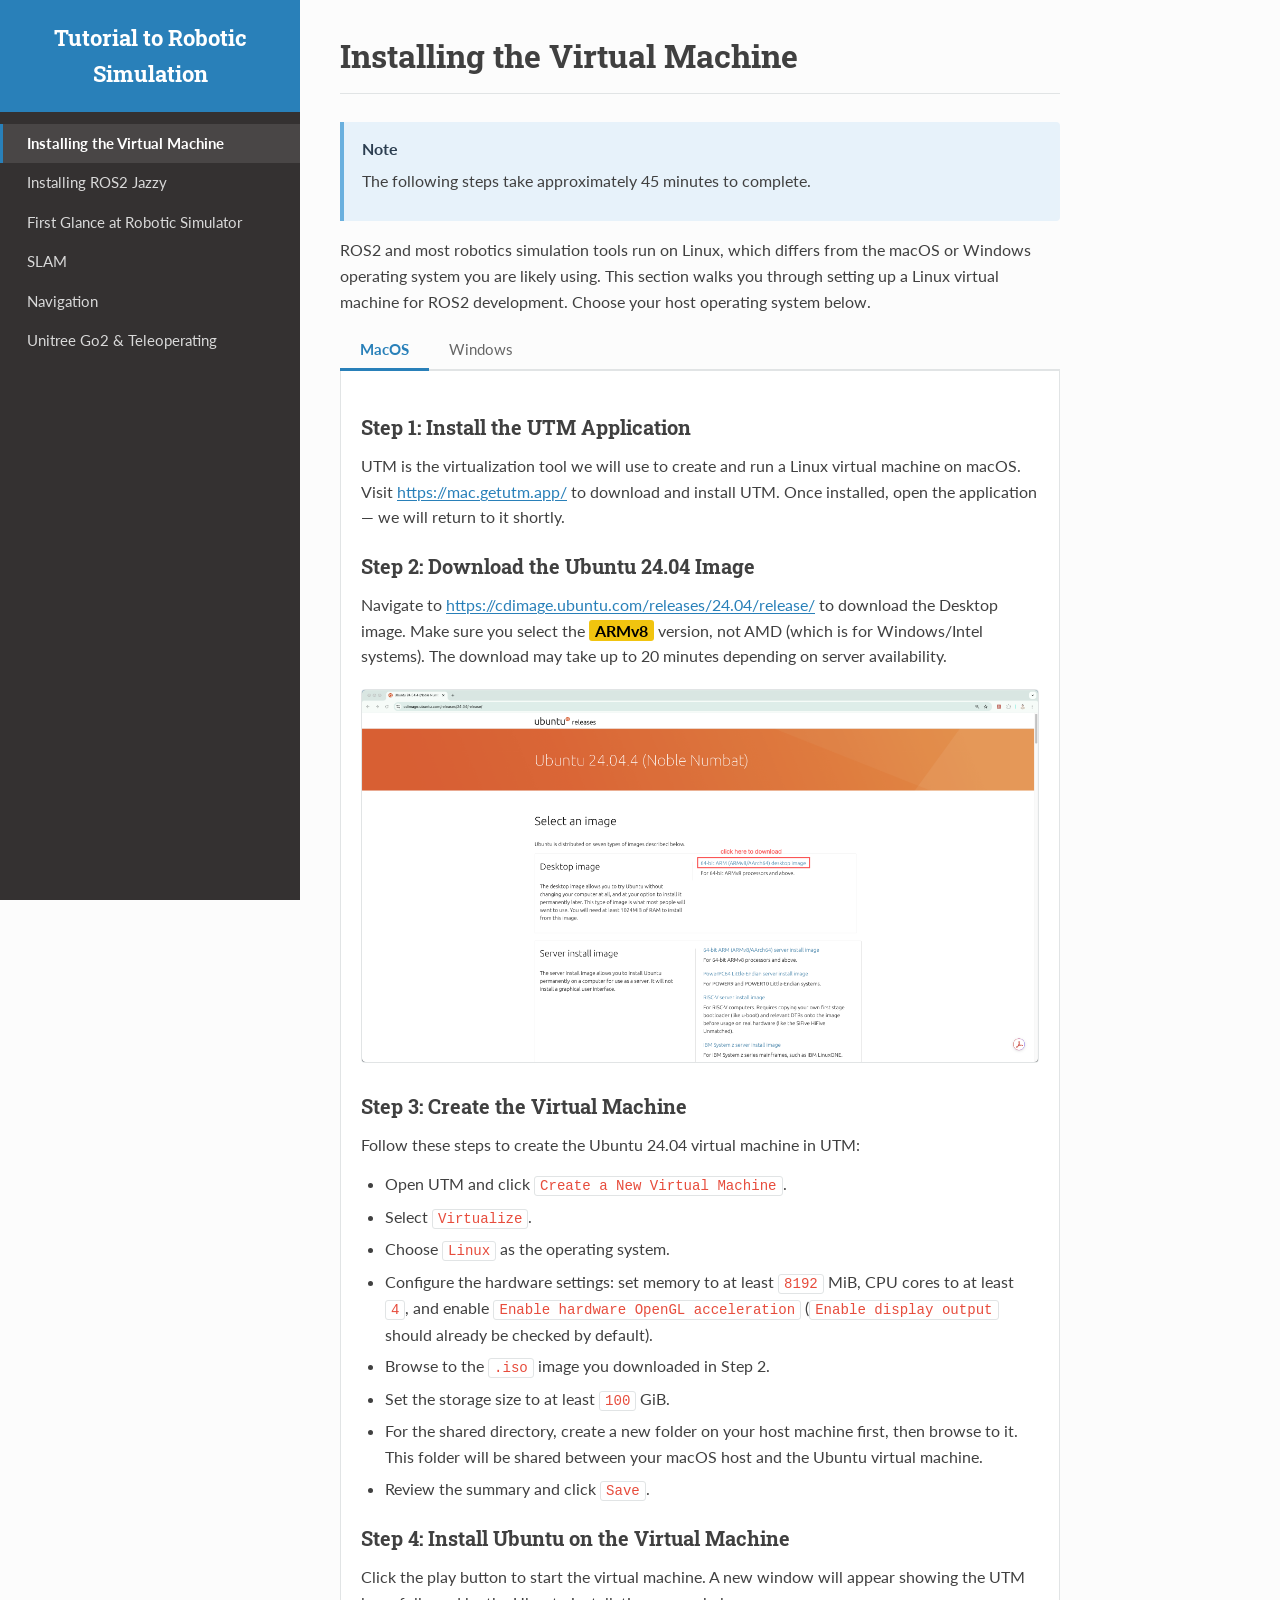
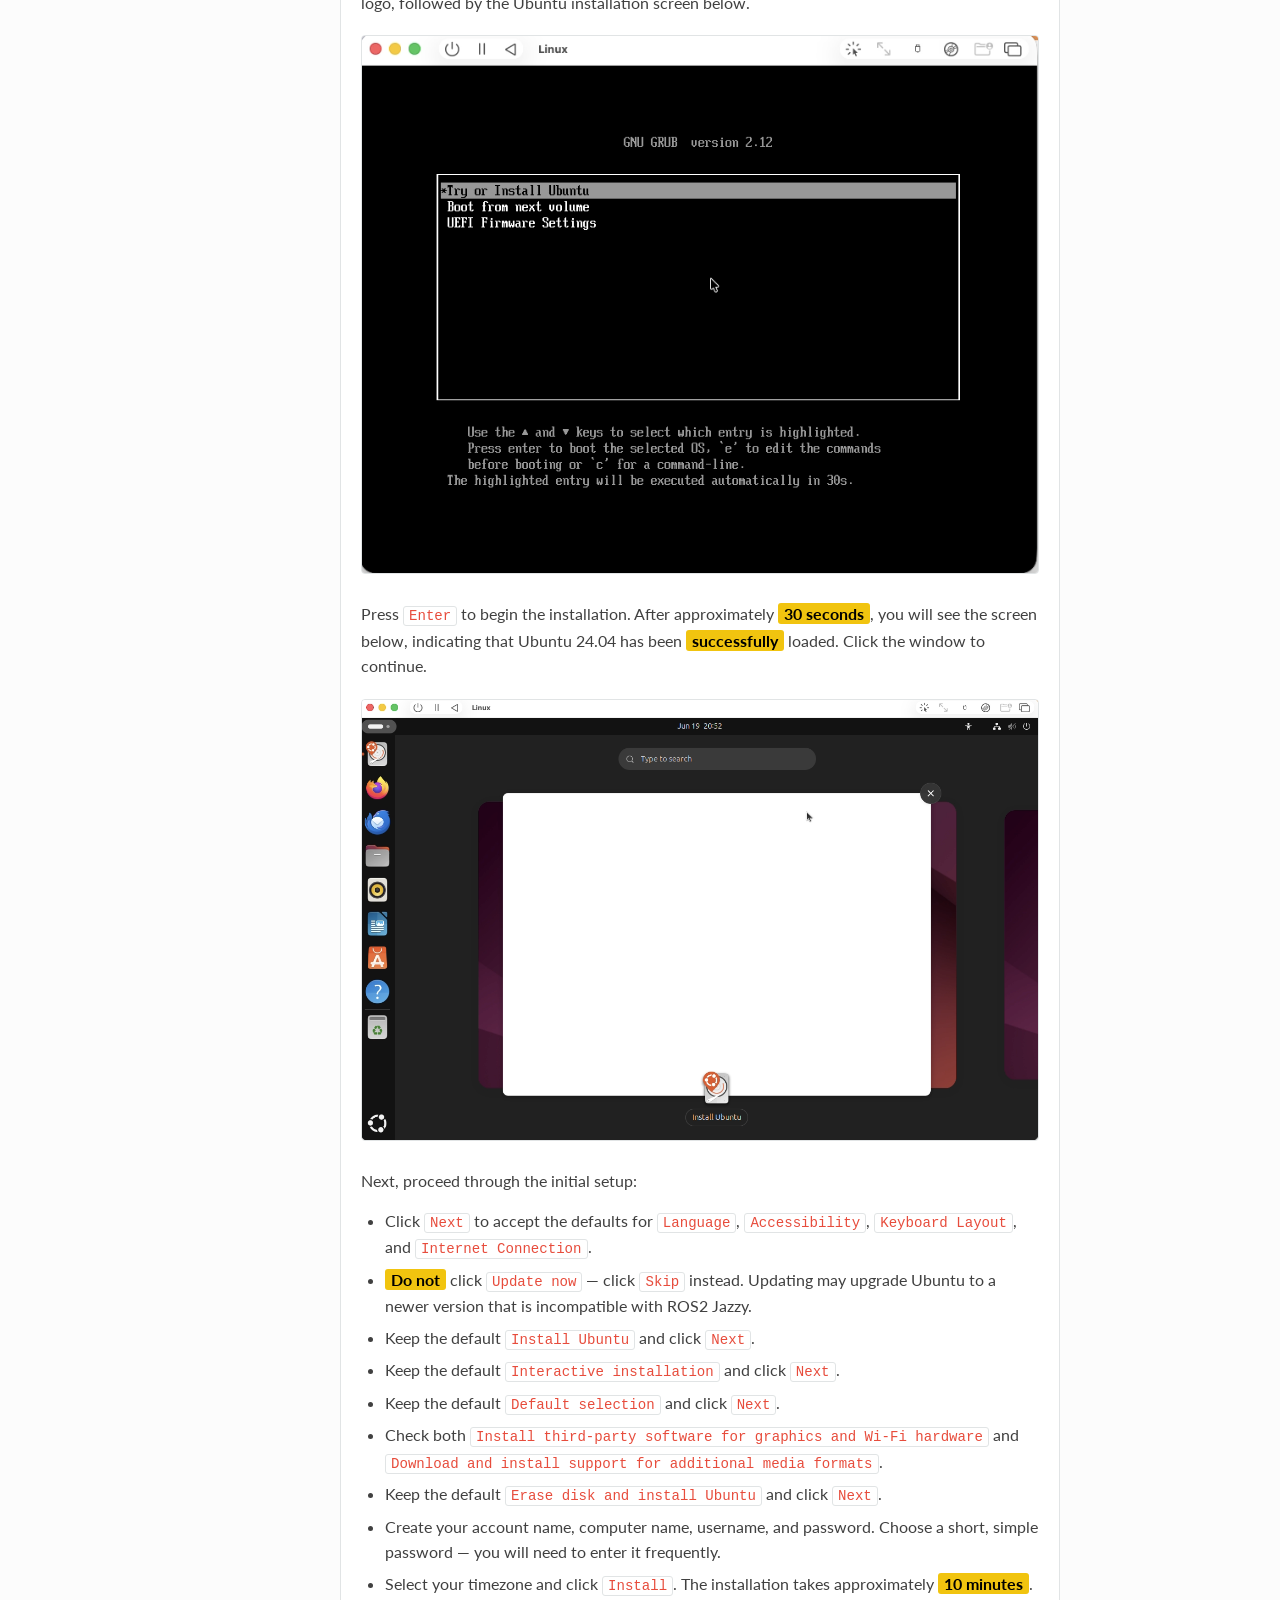
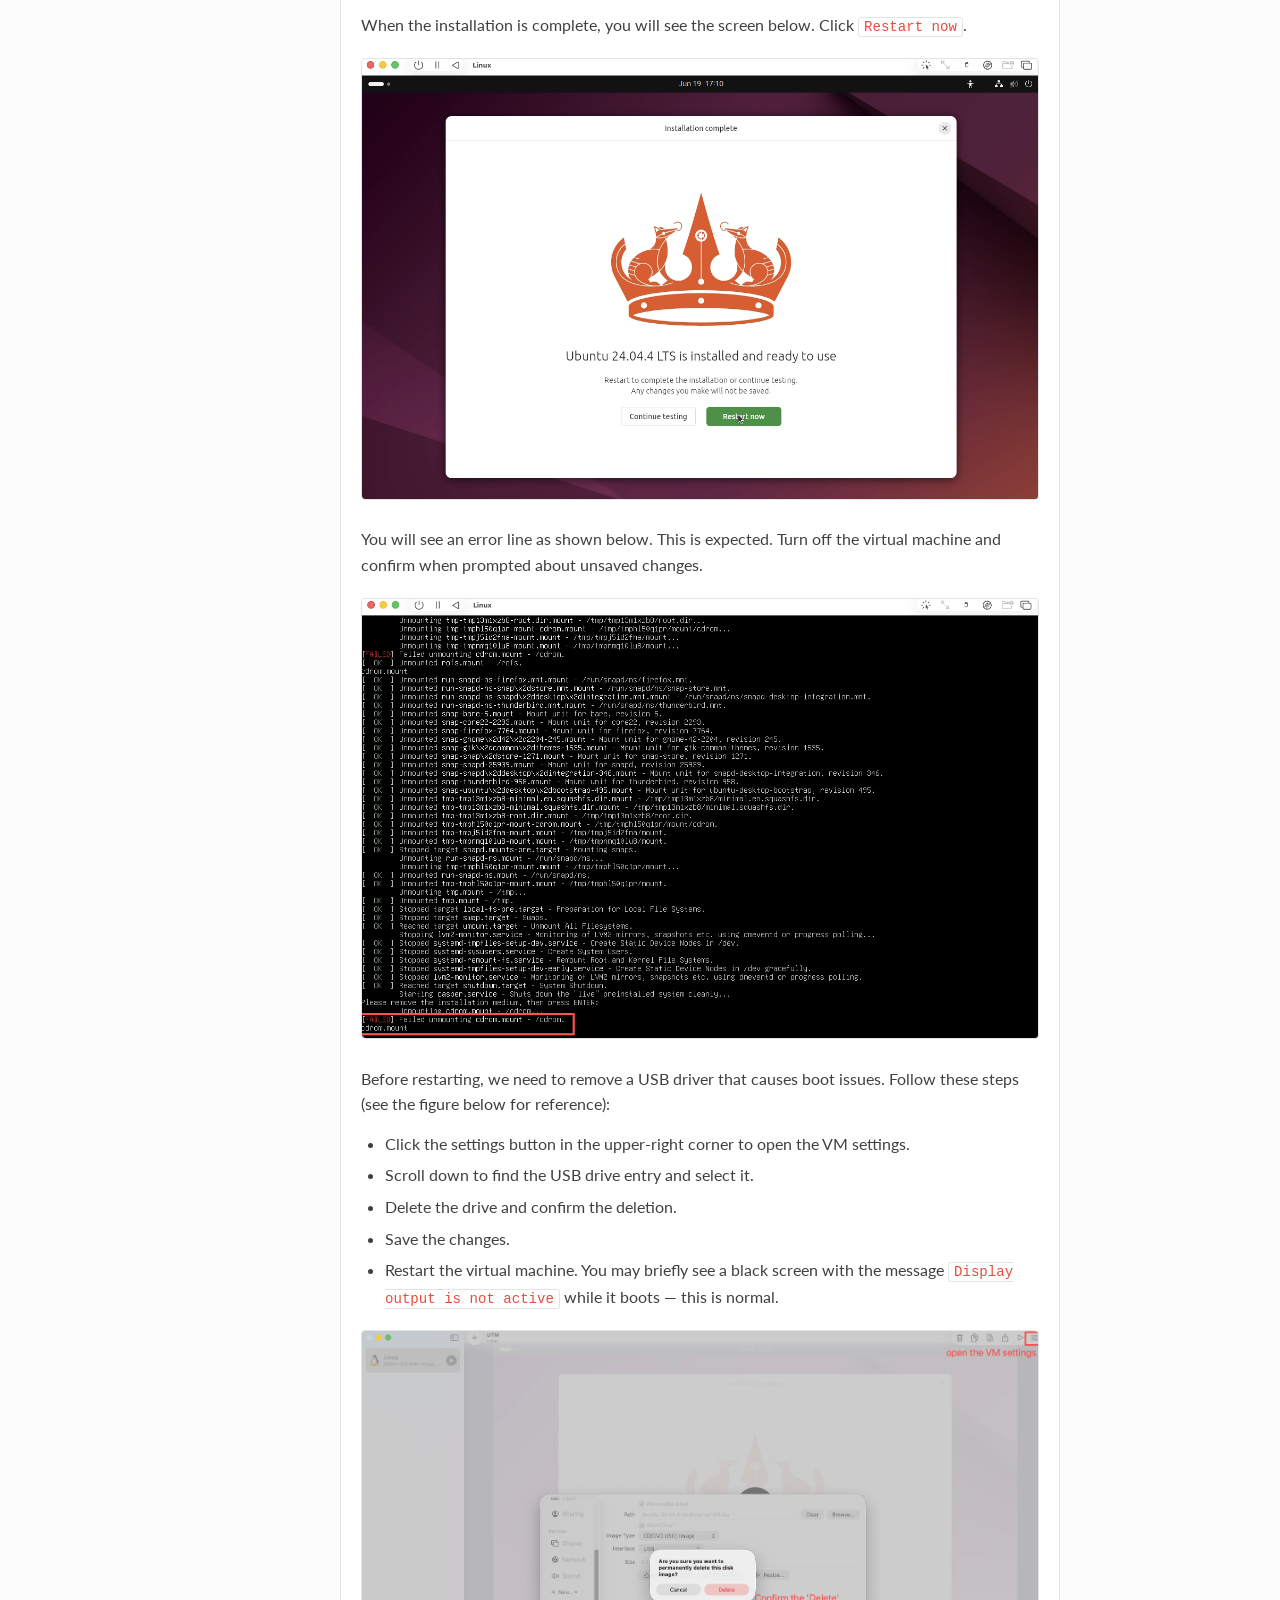
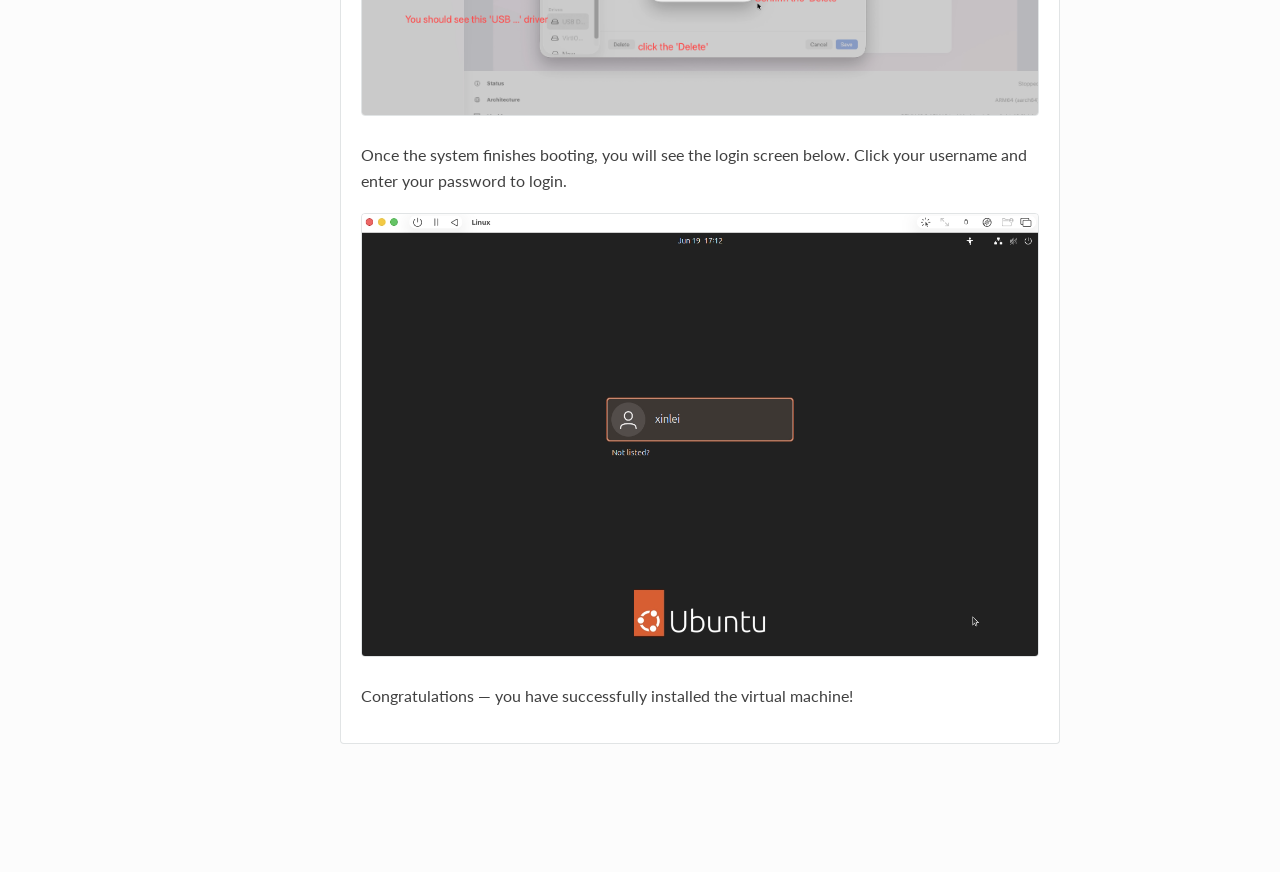
<file: index.html>
<!DOCTYPE html>
<html lang="en">
<head>
<meta charset="utf-8">
<meta name="viewport" content="width=device-width, initial-scale=1.0">
<title>Installing the Virtual Machine — Tutorial to Robotic Simulation</title>
<link href="https://fonts.googleapis.com/css2?family=Lato:wght@400;700&family=Roboto+Slab:wght@400;700&display=swap" rel="stylesheet">
<link rel="stylesheet" href="style.css">
</head>
<body>

<button class="menu-toggle" id="menuToggle" aria-label="Toggle navigation">&#9776;</button>
<div class="overlay" id="overlay"></div>

<nav class="sidebar" id="sidebar">
  <div class="sidebar-header">
    <h1>Tutorial to Robotic Simulation</h1>
  </div>
  <div class="sidebar-nav">
    <a href="index.html" class="active">Installing the Virtual Machine</a>
    <a href="installing-ros2.html">Installing ROS2 Jazzy</a>
    <a href="gazebo.html">First Glance at Robotic Simulator</a>
    <a href="slam.html">SLAM</a>
    <a href="navigation.html">Navigation</a>
    <a href="unitree-go2.html">Unitree Go2 &amp; Teleoperating</a>
  </div>
</nav>

<div class="main">
  <h1 class="page-title">Installing the Virtual Machine</h1>

  <div class="section">
    <div class="admonition">
      <div class="admonition-title">Note</div>
      <p>The following steps take approximately 45 minutes to complete.</p>
    </div>
    <p>
      ROS2 and most robotics simulation tools run on Linux, which differs from the macOS or Windows operating system you are likely using. This section walks you through setting up a Linux virtual machine for ROS2 development. Choose your host operating system below.
    </p>
    <div class="tabs">
      <div class="tab-buttons">
        <button class="tab-btn active" data-tab="macos">MacOS</button>
        <button class="tab-btn" data-tab="windows">Windows</button>
      </div>
      <div class="tab-content active" id="tab-macos">
        <h3>Step 1: Install the UTM Application</h3>
        <p>
          UTM is the virtualization tool we will use to create and run a Linux virtual machine on macOS. Visit <a class="inline-link" href="https://mac.getutm.app/" target="_blank">https://mac.getutm.app/</a> to download and install UTM. Once installed, open the application — we will return to it shortly.
        </p>
        <h3>Step 2: Download the Ubuntu 24.04 Image</h3>
        <p>
          Navigate to <a class="inline-link" href="https://cdimage.ubuntu.com/releases/24.04/release/" target="_blank">https://cdimage.ubuntu.com/releases/24.04/release/</a> to download the Desktop image. Make sure you select the <span class="highlight-text">ARMv8</span> version, not AMD (which is for Windows/Intel systems). The download may take up to 20 minutes depending on server availability.
        </p>
        <div class="figure">
          <img src="Figures/Mac_Ubuntu2404.png">
        </div>
        <h3>Step 3: Create the Virtual Machine</h3>
        <p>
          Follow these steps to create the Ubuntu 24.04 virtual machine in UTM:
        </p>
        <ul>
          <li>Open UTM and click <code>Create a New Virtual Machine</code>.</li>
          <li>Select <code>Virtualize</code>.</li>
          <li>Choose <code>Linux</code> as the operating system.</li>
          <li>Configure the hardware settings: set memory to at least <code>8192</code> MiB, CPU cores to at least <code>4</code>, and enable <code>Enable hardware OpenGL acceleration</code> (<code>Enable display output</code> should already be checked by default).</li>
          <li>Browse to the <code>.iso</code> image you downloaded in Step 2.</li>
          <li>Set the storage size to at least <code>100</code> GiB.</li>
          <li>For the shared directory, create a new folder on your host machine first, then browse to it. This folder will be shared between your macOS host and the Ubuntu virtual machine.</li>
          <li>Review the summary and click <code>Save</code>.</li>
        </ul>
        <h3>Step 4: Install Ubuntu on the Virtual Machine</h3>
        <p>
            Click the play button to start the virtual machine. A new window will appear showing the UTM logo, followed by the Ubuntu installation screen below.
        </p>
        <div class="figure">
          <img src="Figures/Ubuntu2.png">
        </div>
        <p>
            Press <code>Enter</code> to begin the installation. After approximately <span class="highlight-text">30 seconds</span>, you will see the screen below, indicating that Ubuntu 24.04 has been <span class="highlight-text">successfully</span> loaded. Click the window to continue.
        </p>
        <div class="figure">
          <img src="Figures/Ubuntu3.png">
        </div>
        <p>
            Next, proceed through the initial setup:
        </p>
        <ul>
          <li>Click <code>Next</code> to accept the defaults for <code>Language</code>, <code>Accessibility</code>, <code>Keyboard Layout</code>, and <code>Internet Connection</code>.</li>
          <li><span class="highlight-text">Do not</span> click <code>Update now</code> — click <code>Skip</code> instead. Updating may upgrade Ubuntu to a newer version that is incompatible with ROS2 Jazzy.</li>
          <li>Keep the default <code>Install Ubuntu</code> and click <code>Next</code>.</li>
          <li>Keep the default <code>Interactive installation</code> and click <code>Next</code>.</li>
          <li>Keep the default <code>Default selection</code> and click <code>Next</code>.</li>
          <li>Check both <code>Install third-party software for graphics and Wi-Fi hardware</code> and <code>Download and install support for additional media formats</code>.</li>
          <li>Keep the default <code>Erase disk and install Ubuntu</code> and click <code>Next</code>.</li>
          <li>Create your account name, computer name, username, and password. Choose a short, simple password — you will need to enter it frequently.</li>
          <li>Select your timezone and click <code>Install</code>. The installation takes approximately <span class="highlight-text">10 minutes</span>.</li>
        </ul>
        <p>
            When the installation is complete, you will see the screen below. Click <code>Restart now</code>.
        </p>
        <div class="figure">
          <img src="Figures/Ubuntu4.png">
        </div>
        <p>
            You will see an error line as shown below. This is expected. Turn off the virtual machine and confirm when prompted about unsaved changes.
        </p>
        <div class="figure">
          <img src="Figures/Ubuntu5.png">
        </div>
        <p>
            Before restarting, we need to remove a USB driver that causes boot issues. Follow these steps (see the figure below for reference):
        </p>
        <ul>
          <li>Click the settings button in the upper-right corner to open the VM settings.</li>
          <li>Scroll down to find the USB drive entry and select it.</li>
          <li>Delete the drive and confirm the deletion.</li>
          <li>Save the changes.</li>
          <li>Restart the virtual machine. You may briefly see a black screen with the message <code>Display output is not active</code> while it boots — this is normal.</li>
        </ul>
        <div class="figure">
          <img src="Figures/Ubuntu6.png">
        </div>
        <p>
            Once the system finishes booting, you will see the login screen below. Click your username and enter your password to login.
        </p>
        <div class="figure">
          <img src="Figures/Ubuntu7.png">
        </div>
        <p>
          Congratulations — you have successfully installed the virtual machine!
        </p>
      </div>
      <div class="tab-content" id="tab-windows">
        <h3>Step 1: Install the Oracle VirtualBox Application</h3>
        <p>
          Oracle VirtualBox is the virtualization tool we will use to create and run a Linux virtual machine on Windows. Visit <a class="inline-link" href="https://www.virtualbox.org/wiki/Downloads" target="_blank">https://www.virtualbox.org/wiki/Downloads</a> to download and install Oracle VirtualBox. Once the installation is complete, open the application — we will return to it shortly.
        </p>
        <div class="figure">
          <img src="Figures/windows_ubuntu1.png">
        </div>
        <h3>Step 2: Download the Ubuntu 24.04 Image</h3>
        <p>
          Navigate to <a class="inline-link" href="https://releases.ubuntu.com/24.04/" target="_blank">https://releases.ubuntu.com/24.04/</a> to download the Desktop image. Make sure you select the <span class="highlight-text">AMD64</span> version, not ARMv8 (which is for macOS systems). The download may take up to 20 minutes depending on server availability.
        </p>
        <div class="figure">
          <img src="Figures/windows_ubuntu2.png">
        </div>
        <h3>Step 3: Create the Virtual Machine</h3>
        <p>
          Follow these steps to create the Ubuntu 24.04 virtual machine in Oracle VirtualBox:
        </p>
        <ul>
          <li>Return to the open VirtualBox application and click <code>New</code>. Enter a name for the VM, then browse to the <code>.iso</code> image you downloaded in Step 2. Click <code>Next</code>.</li>
          <div class="figure">
            <img src="Figures/windows_ubuntu3.png">
          </div>
          <li>Create your username and password. Choose a short, simple password — you will need to enter it frequently. Enable the <code>Install Guest Additions</code> option, then click <code>Next</code>.</li>
          <div class="figure">
            <img src="Figures/windows_ubuntu4.png">
          </div>
          <li>Configure the hardware settings: set memory to at least <code>8192</code> MB, CPU cores to at least <code>4</code>, and disk size to at least <code>100</code> GB. Enable <code>Use EFI</code>. Click <code>Next</code>.</li>
          <div class="figure">
            <img src="Figures/windows_ubuntu5.png">
          </div>
          <li>Review the summary and click <code>Finish</code>. After a few seconds, the virtual machine window will appear automatically.</li>
        </ul>
        <h3>Step 4: Install Ubuntu on the Virtual Machine</h3>
        <p>
            After the virtual machine window appears, you will see the Ubuntu installation screen below. Press <code>Enter</code> to begin the installation.
        </p>
        <div class="figure">
          <img src="Figures/windows_ubuntu6.png">
        </div>
        <p>
            After approximately <span class="highlight-text">30 seconds</span>, you will see the screen below, indicating that Ubuntu 24.04 has been <span class="highlight-text">successfully</span> loaded. Click the window to continue.
        </p>
        <div class="figure">
          <img src="Figures/windows_ubuntu7.png">
        </div>
        <p>
            You don't need to do anything; the installation will proceed automatically, as shown in the figure below. This step takes approximately <span class="highlight-text">10 minutes</span>.
        </p>
        <div class="figure">
          <img src="Figures/windows_ubuntu8.png">
        </div>
        <p>
          When the installation is complete, you will see the screen below. Click <code>Restart now</code>. VirtualBox will then restart the Ubuntu system.
        </p>
        <div class="figure">
          <img src="Figures/windows_ubuntu9.png">
        </div>
        <p>
          After the system restarts, you will see the login screen below. Click your username and enter your password to log in.
        </p>
        <div class="figure">
          <img src="Figures/windows_ubuntu10.png">
        </div>
        <p>
          Congratulations — you have successfully installed the virtual machine!
        </p>
        <h3>Step 5: Configure the Required Virtual Machine Settings</h3>
        <p>
          Refer to the figure below and follow these steps to configure the required settings for the virtual machine.
        </p>
        <ul>
          <li>Make sure you power off the virtual machine.</li>
          <li>Click the <code>Settings</code> button.</li>
          <li>Click the <code>Expert</code> tab.</li>
          <li>Click the <code>Display</code> entry.</li>
          <li>Set the video memory to its maximum value, e.g., <code>256 MB</code> as shown in the figure below.</li>
          <li>Enable the <code>3D Acceleration</code> option.</li>
          <li>Click the <code>OK</code> button to save the changes.</li>
        </ul>
        <div class="figure">
          <img src="Figures/windows_ubuntu11.png">
        </div>
      </div>
    </div>
  </div>
</div>

<script src="script.js"></script>
</body>
</html>
</file>
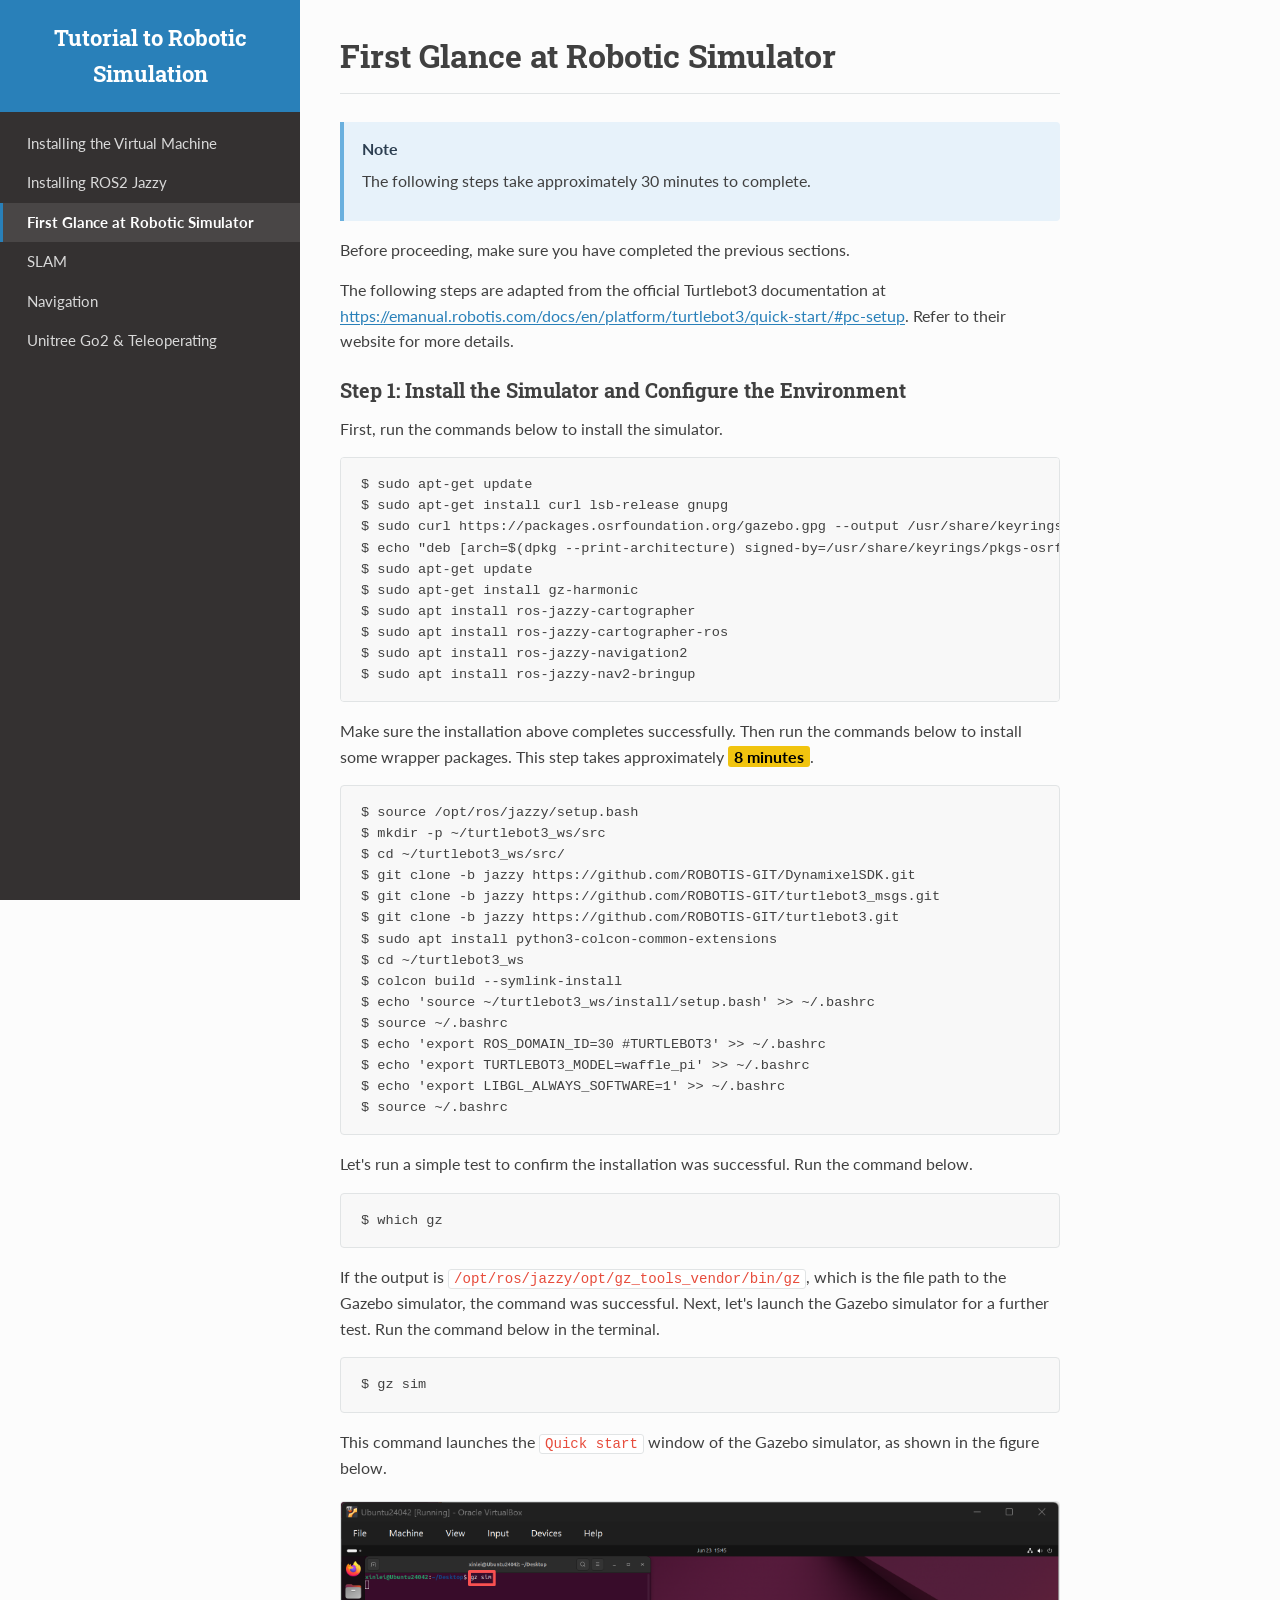
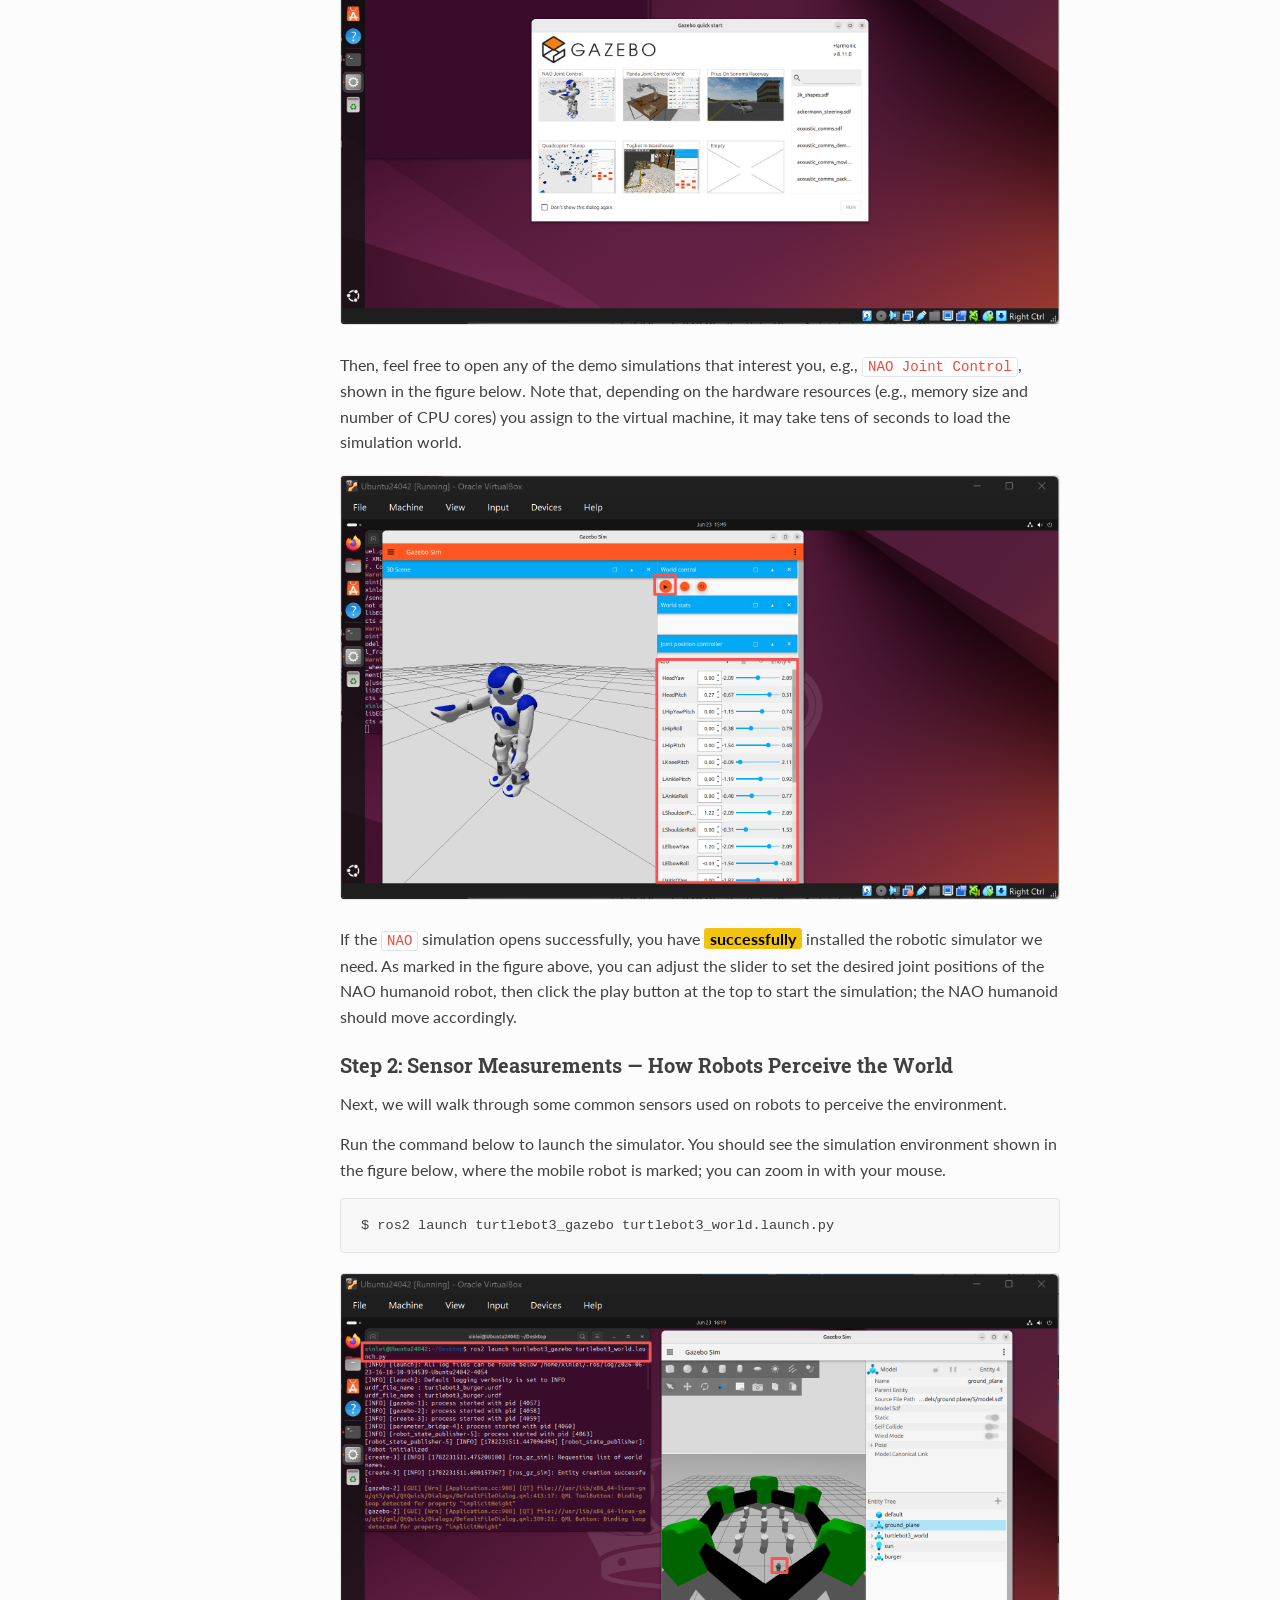
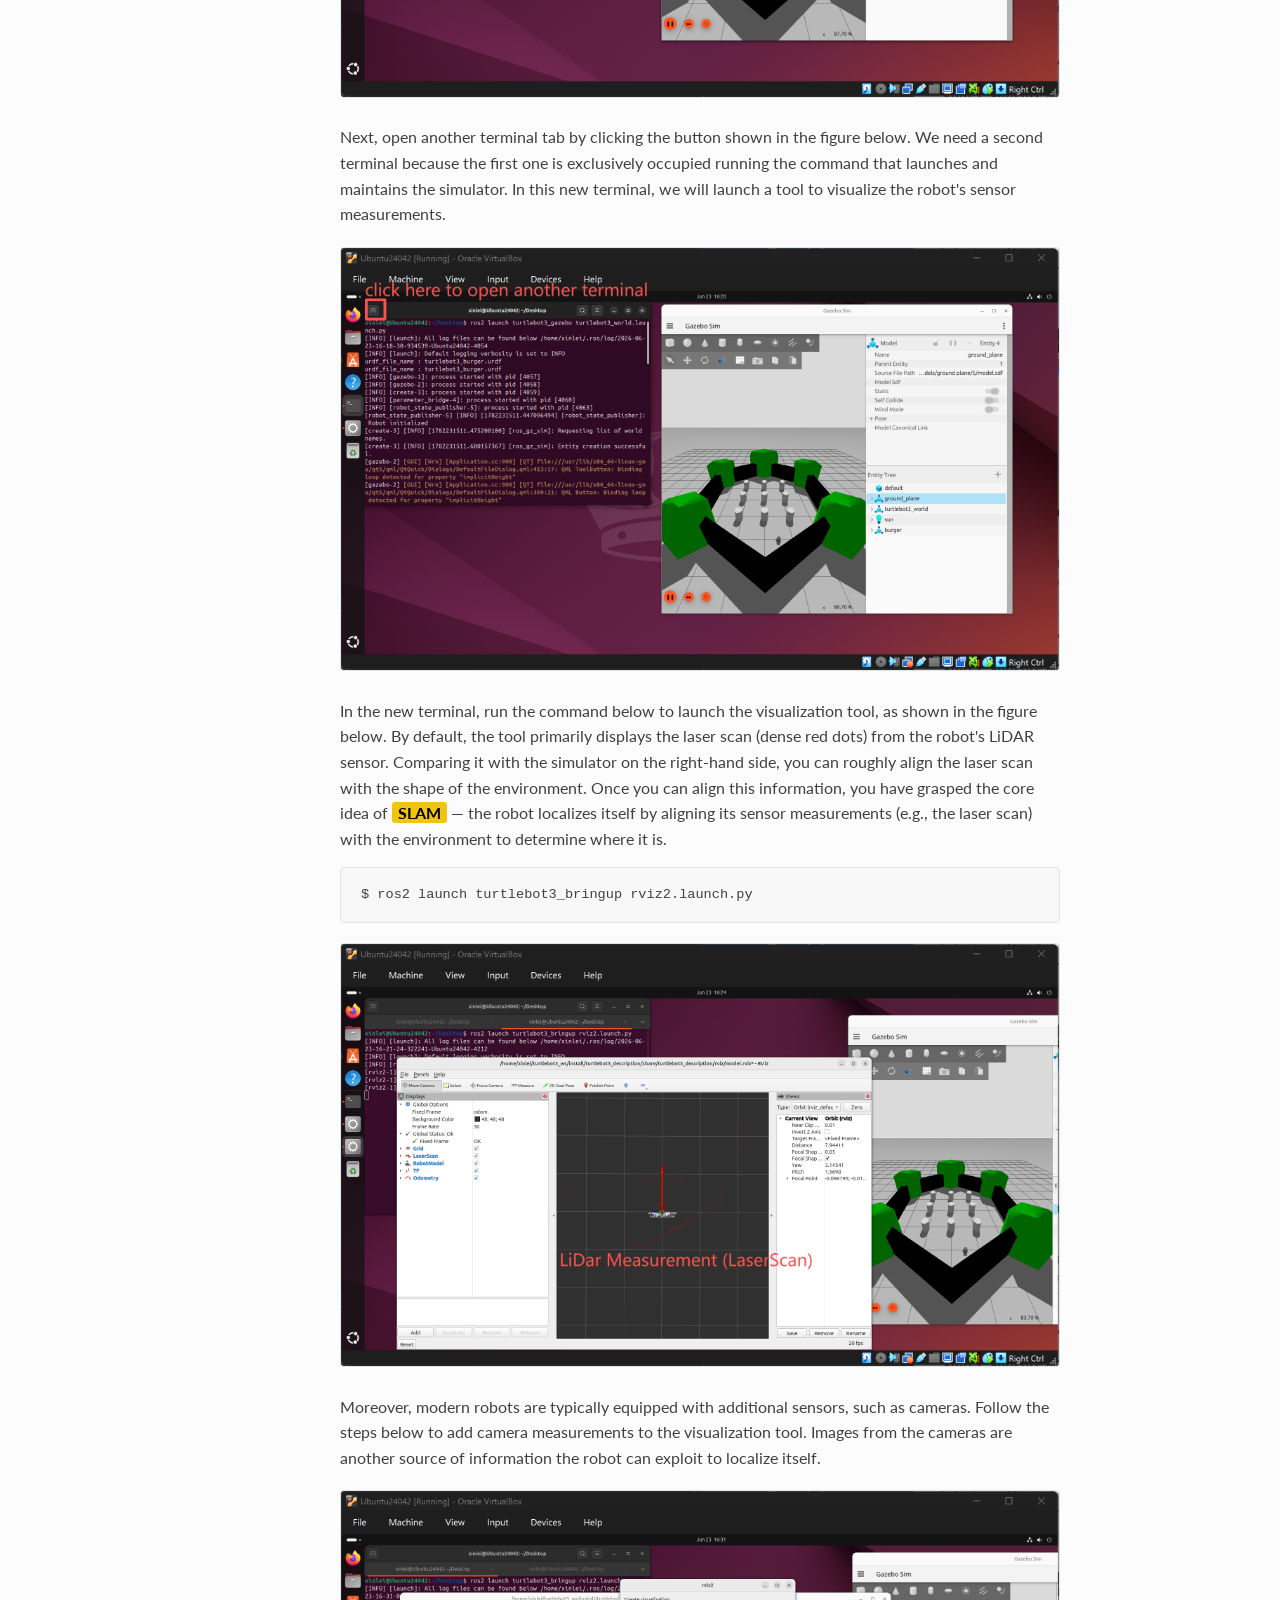
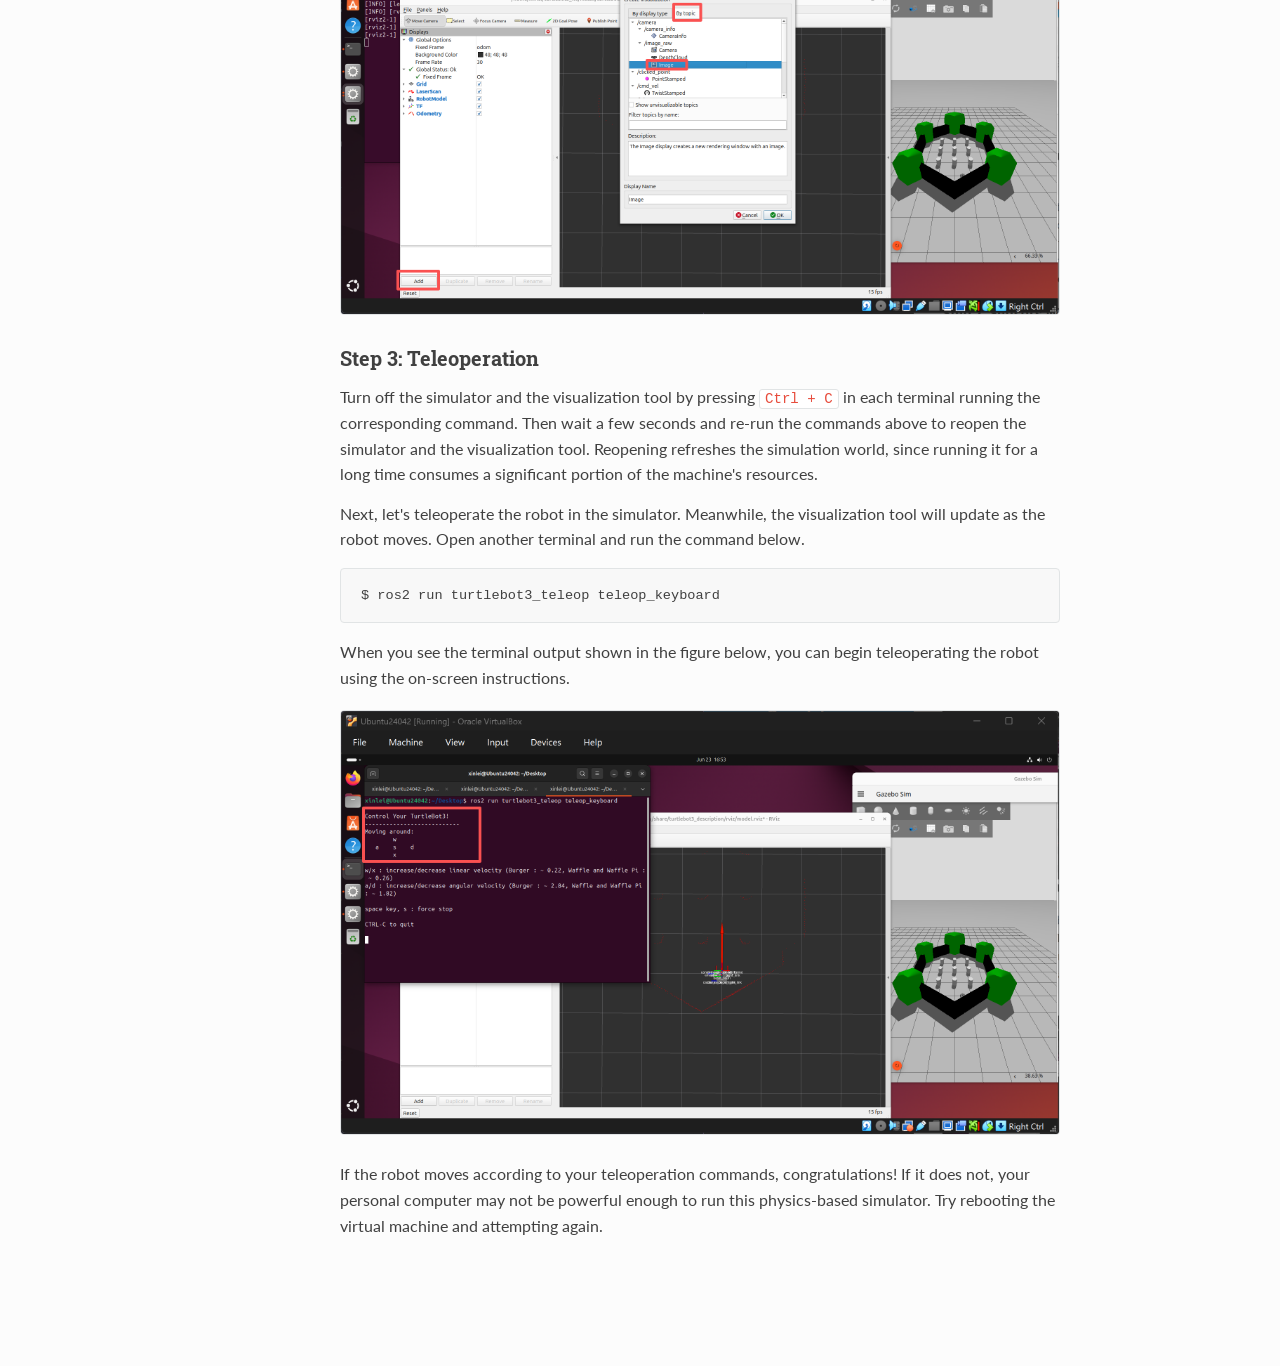
<file: gazebo.html>
<!DOCTYPE html>
<html lang="en">
<head>
<meta charset="utf-8">
<meta name="viewport" content="width=device-width, initial-scale=1.0">
<title>First Glance at Robotic Simulator — Tutorial to Robotic Simulation</title>
<link href="https://fonts.googleapis.com/css2?family=Lato:wght@400;700&family=Roboto+Slab:wght@400;700&display=swap" rel="stylesheet">
<link rel="stylesheet" href="style.css">
</head>
<body>

<button class="menu-toggle" id="menuToggle" aria-label="Toggle navigation">&#9776;</button>
<div class="overlay" id="overlay"></div>

<nav class="sidebar" id="sidebar">
  <div class="sidebar-header">
    <h1>Tutorial to Robotic Simulation</h1>
  </div>
  <div class="sidebar-nav">
    <a href="index.html">Installing the Virtual Machine</a>
    <a href="installing-ros2.html">Installing ROS2 Jazzy</a>
    <a href="gazebo.html" class="active">First Glance at Robotic Simulator</a>
    <a href="slam.html">SLAM</a>
    <a href="navigation.html">Navigation</a>
    <a href="unitree-go2.html">Unitree Go2 &amp; Teleoperating</a>
  </div>
</nav>

<div class="main">
  <h1 class="page-title">First Glance at Robotic Simulator</h1>

  <div class="section">
    <div class="admonition">
      <div class="admonition-title">Note</div>
      <p>The following steps take approximately 30 minutes to complete.</p>
    </div>  
    <p>
      Before proceeding, make sure you have completed the previous sections.
    </p>
    <p>The following steps are adapted from the official Turtlebot3 documentation at <a class="inline-link" href="https://emanual.robotis.com/docs/en/platform/turtlebot3/quick-start/#pc-setup" target="_blank">https://emanual.robotis.com/docs/en/platform/turtlebot3/quick-start/#pc-setup</a>. Refer to their website for more details.</p>
    <h3> Step 1: Install the Simulator and Configure the Environment</h3>
    <p>
      First, run the commands below to install the simulator.
    </p>
    <div class="code-block-wrapper">
      <button class="copy-btn">Copy</button>
      <pre><code>$ sudo apt-get update
$ sudo apt-get install curl lsb-release gnupg
$ sudo curl https://packages.osrfoundation.org/gazebo.gpg --output /usr/share/keyrings/pkgs-osrf-archive-keyring.gpg
$ echo "deb [arch=$(dpkg --print-architecture) signed-by=/usr/share/keyrings/pkgs-osrf-archive-keyring.gpg] http://packages.osrfoundation.org/gazebo/ubuntu-stable $(lsb_release -cs) main" | sudo tee /etc/apt/sources.list.d/gazebo-stable.list > /dev/null
$ sudo apt-get update
$ sudo apt-get install gz-harmonic
$ sudo apt install ros-jazzy-cartographer
$ sudo apt install ros-jazzy-cartographer-ros
$ sudo apt install ros-jazzy-navigation2
$ sudo apt install ros-jazzy-nav2-bringup</code></pre>
    </div>
    <p> Make sure the installation above completes successfully. Then run the commands below to install some wrapper packages. This step takes approximately <span class="highlight-text">8 minutes</span>.</p>
    <div class="code-block-wrapper">
      <button class="copy-btn">Copy</button>
      <pre><code>$ source /opt/ros/jazzy/setup.bash
$ mkdir -p ~/turtlebot3_ws/src
$ cd ~/turtlebot3_ws/src/
$ git clone -b jazzy https://github.com/ROBOTIS-GIT/DynamixelSDK.git
$ git clone -b jazzy https://github.com/ROBOTIS-GIT/turtlebot3_msgs.git
$ git clone -b jazzy https://github.com/ROBOTIS-GIT/turtlebot3.git
$ sudo apt install python3-colcon-common-extensions
$ cd ~/turtlebot3_ws
$ colcon build --symlink-install
$ echo 'source ~/turtlebot3_ws/install/setup.bash' >> ~/.bashrc
$ source ~/.bashrc
$ echo 'export ROS_DOMAIN_ID=30 #TURTLEBOT3' >> ~/.bashrc
$ echo 'export TURTLEBOT3_MODEL=waffle_pi' >> ~/.bashrc
$ echo 'export LIBGL_ALWAYS_SOFTWARE=1' >> ~/.bashrc
$ source ~/.bashrc</code></pre>
    </div>
    <p> Let's run a simple test to confirm the installation was successful. Run the command below.</p>
    <div class="code-block-wrapper">
      <button class="copy-btn">Copy</button>
      <pre><code>$ which gz</code></pre>
    </div>
    <p> If the output is <code> /opt/ros/jazzy/opt/gz_tools_vendor/bin/gz</code>, which is the file path to the Gazebo simulator, the command was successful. Next, let's launch the Gazebo simulator for a further test. Run the command below in the terminal.</p>
    <div class="code-block-wrapper">
      <button class="copy-btn">Copy</button>
      <pre><code>$ gz sim</code></pre>
    </div>
    <p> This command launches the <code>Quick start</code> window of the Gazebo simulator, as shown in the figure below.</p>
    <div class="figure">
      <img src="Figures/gazebo1.png">
    </div>
    <p> Then, feel free to open any of the demo simulations that interest you, e.g., <code>NAO Joint Control</code>, shown in the figure below. Note that, depending on the hardware resources (e.g., memory size and number of CPU cores) you assign to the virtual machine, it may take tens of seconds to load the simulation world.</p>
    <div class="figure">
      <img src="Figures/gazebo2.png">
    </div>
    <p> If the <code>NAO</code> simulation opens successfully, you have <span class="highlight-text"> successfully</span> installed the robotic simulator we need. As marked in the figure above, you can adjust the slider to set the desired joint positions of the NAO humanoid robot, then click the play button at the top to start the simulation; the NAO humanoid should move accordingly.</p>
    <h3> Step 2: Sensor Measurements — How Robots Perceive the World</h3>
    <p> Next, we will walk through some common sensors used on robots to perceive the environment.</p>
    <p> Run the command below to launch the simulator. You should see the simulation environment shown in the figure below, where the mobile robot is marked; you can zoom in with your mouse.</p>
    <div class="code-block-wrapper">
      <button class="copy-btn">Copy</button>
      <pre><code>$ ros2 launch turtlebot3_gazebo turtlebot3_world.launch.py</code></pre>
    </div>
    <div class="figure">
      <img src="Figures/gazebo3.png">
    </div>
    <p> Next, open another terminal tab by clicking the button shown in the figure below. We need a second terminal because the first one is exclusively occupied running the command that launches and maintains the simulator. In this new terminal, we will launch a tool to visualize the robot's sensor measurements.</p>
    <div class="figure">
      <img src="Figures/gazebo4.png">
    </div>
    <p> In the new terminal, run the command below to launch the visualization tool, as shown in the figure below. By default, the tool primarily displays the laser scan (dense red dots) from the robot's LiDAR sensor. Comparing it with the simulator on the right-hand side, you can roughly align the laser scan with the shape of the environment. Once you can align this information, you have grasped the core idea of <span class="highlight-text">SLAM</span> — the robot localizes itself by aligning its sensor measurements (e.g., the laser scan) with the environment to determine where it is.</p>
    <div class="code-block-wrapper">
      <button class="copy-btn">Copy</button>
      <pre><code>$ ros2 launch turtlebot3_bringup rviz2.launch.py</code></pre>
    </div>
    <div class="figure">
      <img src="Figures/gazebo5.png">
    </div>
    <p> Moreover, modern robots are typically equipped with additional sensors, such as cameras. Follow the steps below to add camera measurements to the visualization tool. Images from the cameras are another source of information the robot can exploit to localize itself.</p>
    <div class="figure">
      <img src="Figures/gazebo6.png">
    </div>
    <h3>Step 3: Teleoperation</h3>
    <p> Turn off the simulator and the visualization tool by pressing <code>Ctrl + C</code> in each terminal running the corresponding command. Then wait a few seconds and re-run the commands above to reopen the simulator and the visualization tool. Reopening refreshes the simulation world, since running it for a long time consumes a significant portion of the machine's resources.</p>
    <p> Next, let's teleoperate the robot in the simulator. Meanwhile, the visualization tool will update as the robot moves. Open another terminal and run the command below.</p>
    <div class="code-block-wrapper">
      <button class="copy-btn">Copy</button>
      <pre><code>$ ros2 run turtlebot3_teleop teleop_keyboard</code></pre>
    </div>
    <p>When you see the terminal output shown in the figure below, you can begin teleoperating the robot using the on-screen instructions.</p>
    <div class="figure">
      <img src="Figures/gazebo7.png">
    </div>
    <p>If the robot moves according to your teleoperation commands, congratulations! If it does not, your personal computer may not be powerful enough to run this physics-based simulator. Try rebooting the virtual machine and attempting again.</p>
  </div>

<script src="script.js"></script>
</body>
</html>
</file>
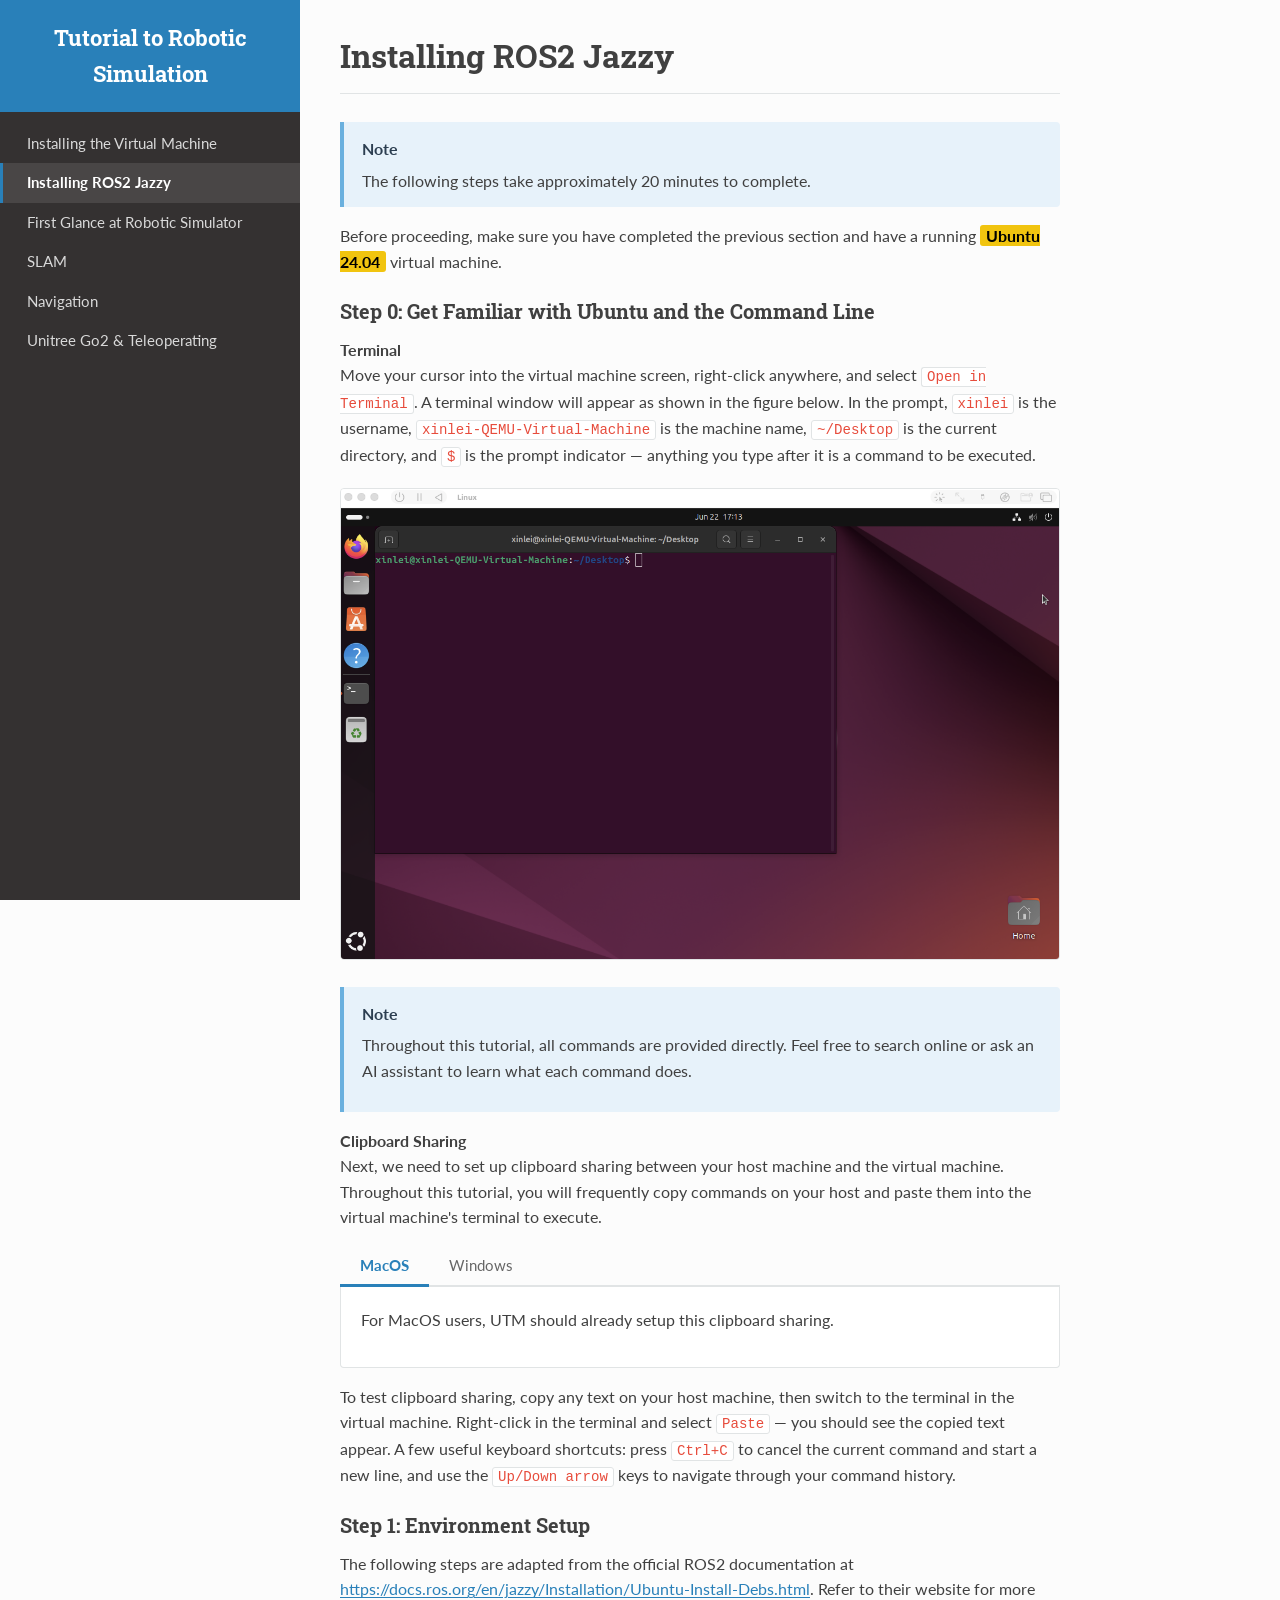
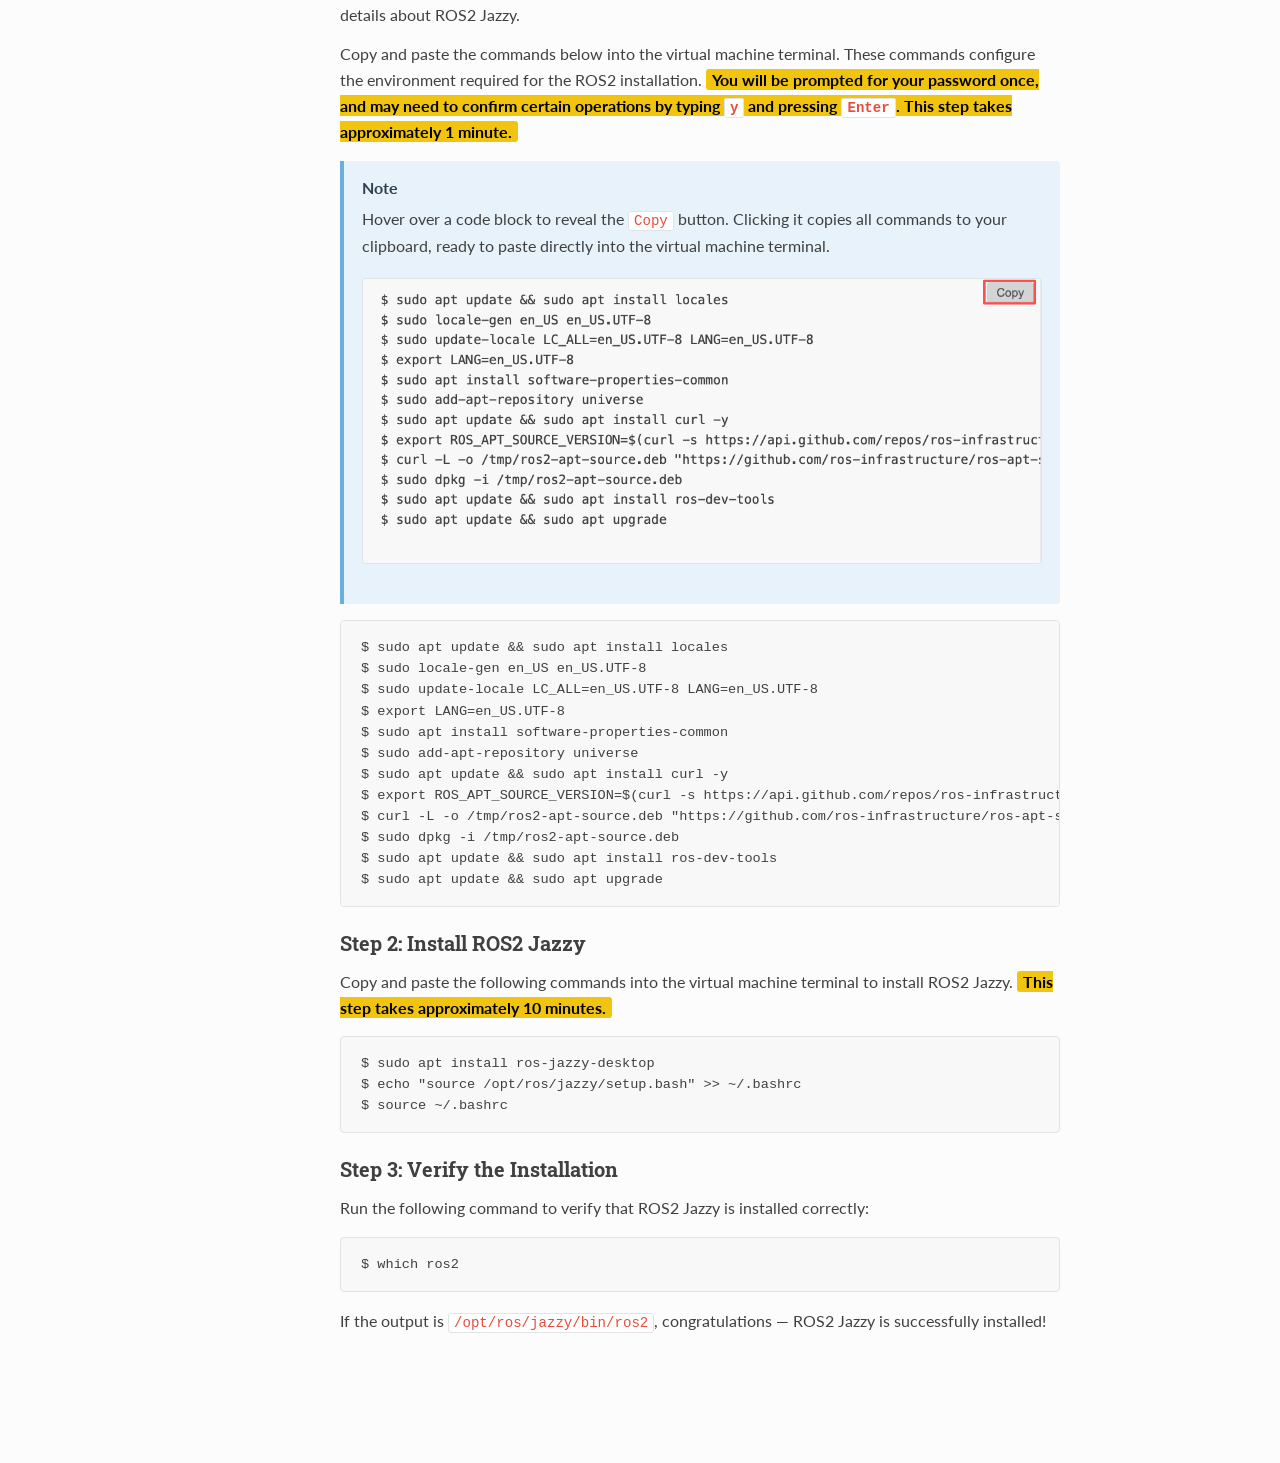
<file: installing-ros2.html>
<!DOCTYPE html>
<html lang="en">
<head>
<meta charset="utf-8">
<meta name="viewport" content="width=device-width, initial-scale=1.0">
<title>Installing ROS2 Jazzy — Tutorial to Robotic Simulation</title>
<link href="https://fonts.googleapis.com/css2?family=Lato:wght@400;700&family=Roboto+Slab:wght@400;700&display=swap" rel="stylesheet">
<link rel="stylesheet" href="style.css">
</head>
<body>

<button class="menu-toggle" id="menuToggle" aria-label="Toggle navigation">&#9776;</button>
<div class="overlay" id="overlay"></div>

<nav class="sidebar" id="sidebar">
  <div class="sidebar-header">
    <h1>Tutorial to Robotic Simulation</h1>
  </div>
  <div class="sidebar-nav">
    <a href="index.html">Installing the Virtual Machine</a>
    <a href="installing-ros2.html" class="active">Installing ROS2 Jazzy</a>
    <a href="gazebo.html">First Glance at Robotic Simulator</a>
    <a href="slam.html">SLAM</a>
    <a href="navigation.html">Navigation</a>
    <a href="unitree-go2.html">Unitree Go2 &amp; Teleoperating</a>
  </div>
</nav>

<div class="main">
  <h1 class="page-title">Installing ROS2 Jazzy</h1>
  <div class="admonition">
      <div class="admonition-title">Note</div>
      <p>The following steps take approximately 20 minutes to complete.</p>
  </div>
  <div class="section">
    <p>
      Before proceeding, make sure you have completed the previous section and have a running <span class="highlight-text">Ubuntu 24.04</span> virtual machine.
    </p>
    <h3>Step 0: Get Familiar with Ubuntu and the Command Line</h3>
    <h4>Terminal</h4>
    <p>
      Move your cursor into the virtual machine screen, right-click anywhere, and select <code>Open in Terminal</code>. A terminal window will appear as shown in the figure below. In the prompt, <code>xinlei</code> is the username, <code>xinlei-QEMU-Virtual-Machine</code> is the machine name, <code>~/Desktop</code> is the current directory, and <code>$</code> is the prompt indicator — anything you type after it is a command to be executed.
    </p>
    <div class="figure">
          <img src="Figures/ROS1.png">
    </div>
    <div class="admonition">
      <div class="admonition-title">Note</div>
      <p>Throughout this tutorial, all commands are provided directly. Feel free to search online or ask an AI assistant to learn what each command does.</p>
    </div>
    <h4>Clipboard Sharing</h4>
    <p>
      Next, we need to set up clipboard sharing between your host machine and the virtual machine. Throughout this tutorial, you will frequently copy commands on your host and paste them into the virtual machine's terminal to execute.
    </p>
    <div class="tabs">
      <div class="tab-buttons">
        <button class="tab-btn active" data-tab="macos">MacOS</button>
        <button class="tab-btn" data-tab="windows">Windows</button>
      </div>
      <div class="tab-content active" id="tab-macos">
        <p> For MacOS users, UTM should already setup this clipboard sharing. </p>
      </div>
      <div class="tab-content" id="tab-windows">
        <p>
          Refer to the figure below to set up clipboard sharing.
        </p>
        <div class="figure">
          <img src="Figures/windows_ubuntu12.png">
        </div>
      </div>
    </div>
    <p>To test clipboard sharing, copy any text on your host machine, then switch to the terminal in the virtual machine. Right-click in the terminal and select <code>Paste</code> — you should see the copied text appear. A few useful keyboard shortcuts: press <code>Ctrl+C</code> to cancel the current command and start a new line, and use the <code>Up/Down arrow</code> keys to navigate through your command history.</p>

    <h3>Step 1: Environment Setup</h3>
    <p>The following steps are adapted from the official ROS2 documentation at <a class="inline-link" href="https://docs.ros.org/en/jazzy/Installation/Ubuntu-Install-Debs.html" target="_blank">https://docs.ros.org/en/jazzy/Installation/Ubuntu-Install-Debs.html</a>. Refer to their website for more details about ROS2 Jazzy.</p>
    <p>
      Copy and paste the commands below into the virtual machine terminal. These commands configure the environment required for the ROS2 installation. <span class="highlight-text">You will be prompted for your password once, and may need to confirm certain operations by typing <code>y</code> and pressing <code>Enter</code>. This step takes approximately 1 minute.</span>
    </p>
    <div class="admonition">
      <div class="admonition-title">Note</div>
      <p>Hover over a code block to reveal the <code>Copy</code> button. Clicking it copies all commands to your clipboard, ready to paste directly into the virtual machine terminal.</p>
      <div class="figure">
            <img src="Figures/ROS2.png">
      </div>
    </div>
    <div class="code-block-wrapper">
      <button class="copy-btn">Copy</button>
      <pre><code>$ sudo apt update && sudo apt install locales
$ sudo locale-gen en_US en_US.UTF-8
$ sudo update-locale LC_ALL=en_US.UTF-8 LANG=en_US.UTF-8
$ export LANG=en_US.UTF-8
$ sudo apt install software-properties-common
$ sudo add-apt-repository universe
$ sudo apt update && sudo apt install curl -y
$ export ROS_APT_SOURCE_VERSION=$(curl -s https://api.github.com/repos/ros-infrastructure/ros-apt-source/releases/latest | grep -F "tag_name" | awk -F'"' '{print $4}')
$ curl -L -o /tmp/ros2-apt-source.deb "https://github.com/ros-infrastructure/ros-apt-source/releases/download/${ROS_APT_SOURCE_VERSION}/ros2-apt-source_${ROS_APT_SOURCE_VERSION}.$(. /etc/os-release && echo ${UBUNTU_CODENAME:-${VERSION_CODENAME}})_all.deb"
$ sudo dpkg -i /tmp/ros2-apt-source.deb
$ sudo apt update && sudo apt install ros-dev-tools
$ sudo apt update && sudo apt upgrade</code></pre>
    </div>
    <h3>Step 2: Install ROS2 Jazzy</h3>
    <p>Copy and paste the following commands into the virtual machine terminal to install ROS2 Jazzy. <span class="highlight-text">This step takes approximately 10 minutes.</span></p>
    <div class="code-block-wrapper">
      <button class="copy-btn">Copy</button>
      <pre><code>$ sudo apt install ros-jazzy-desktop
$ echo "source /opt/ros/jazzy/setup.bash" >> ~/.bashrc
$ source ~/.bashrc</code></pre>
    </div>
    <h3>Step 3: Verify the Installation</h3>
    <p>Run the following command to verify that ROS2 Jazzy is installed correctly:</p>
    <div class="code-block-wrapper">
      <button class="copy-btn">Copy</button>
      <pre><code>$ which ros2</code></pre>
    </div>
    <p>If the output is <code>/opt/ros/jazzy/bin/ros2</code>, congratulations — ROS2 Jazzy is successfully installed!</p>
  </div>
</div>

<script src="script.js"></script>
</body>
</html>
</file>
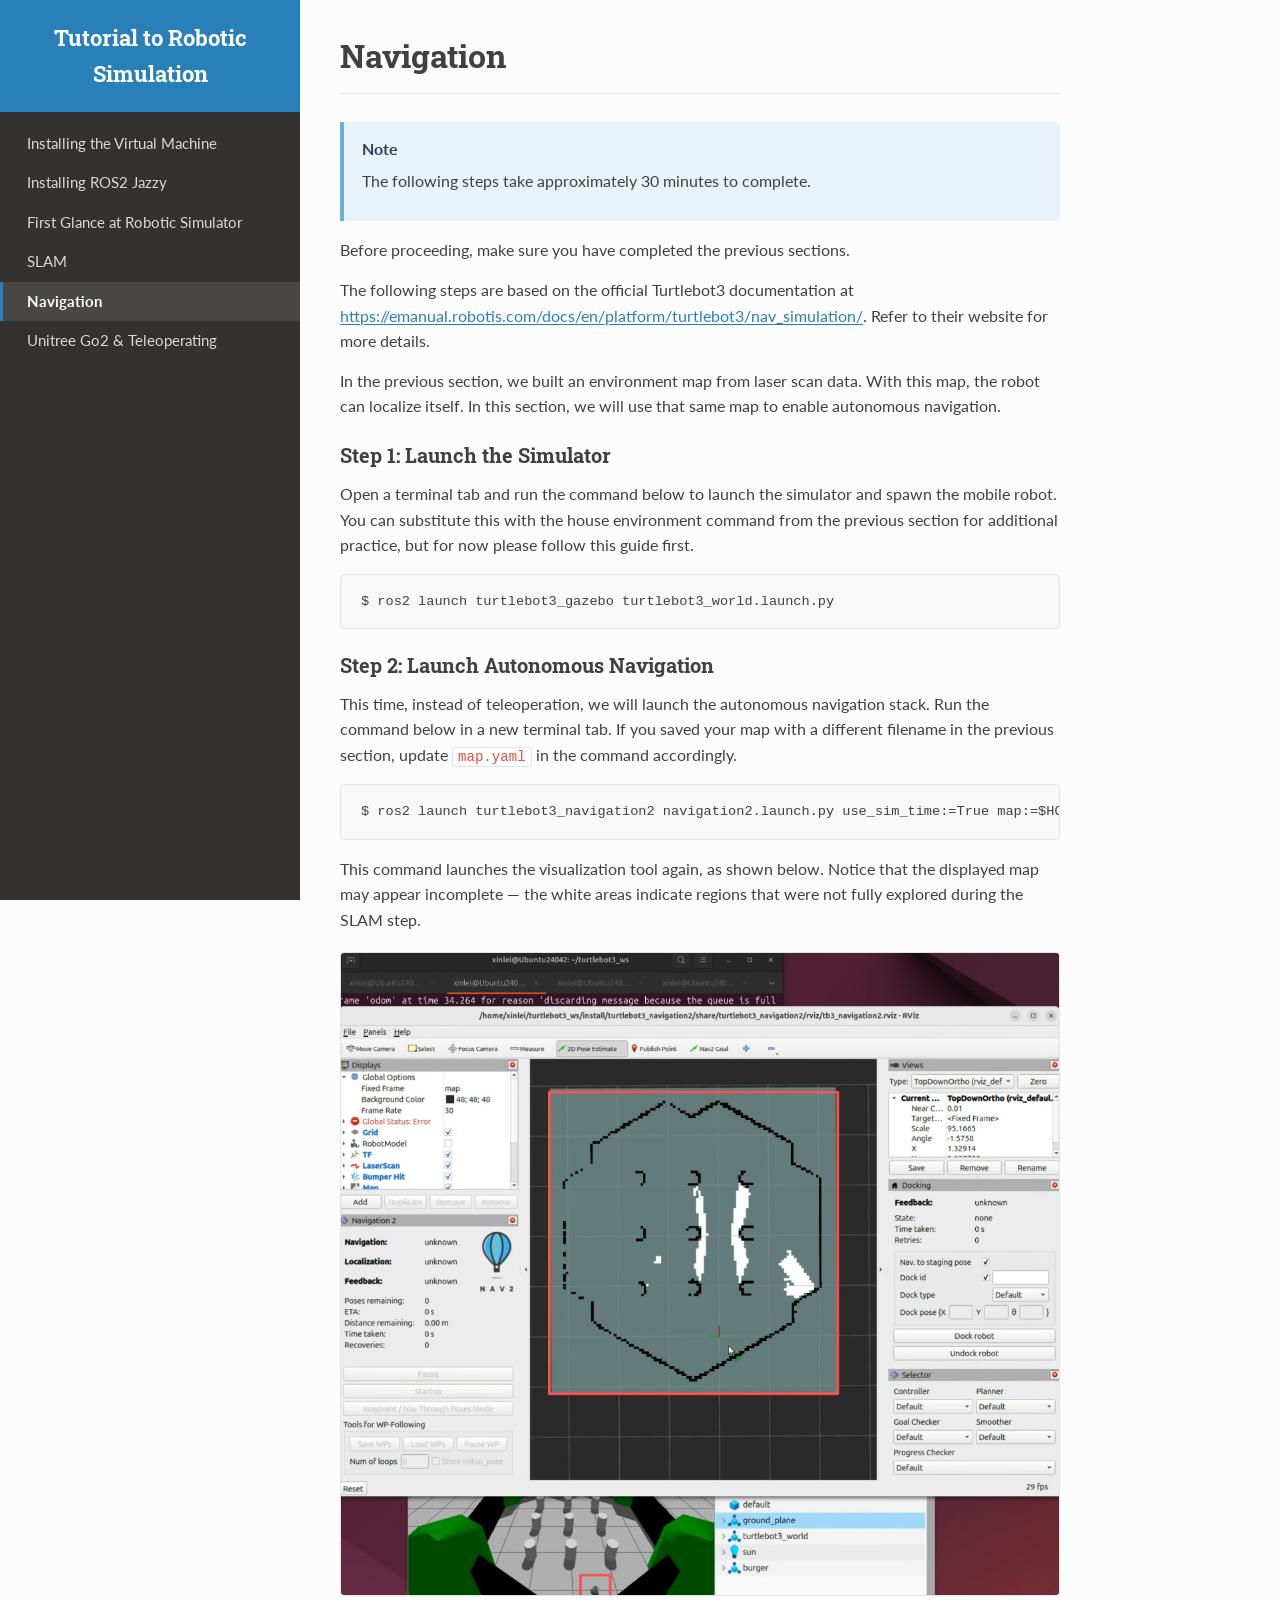
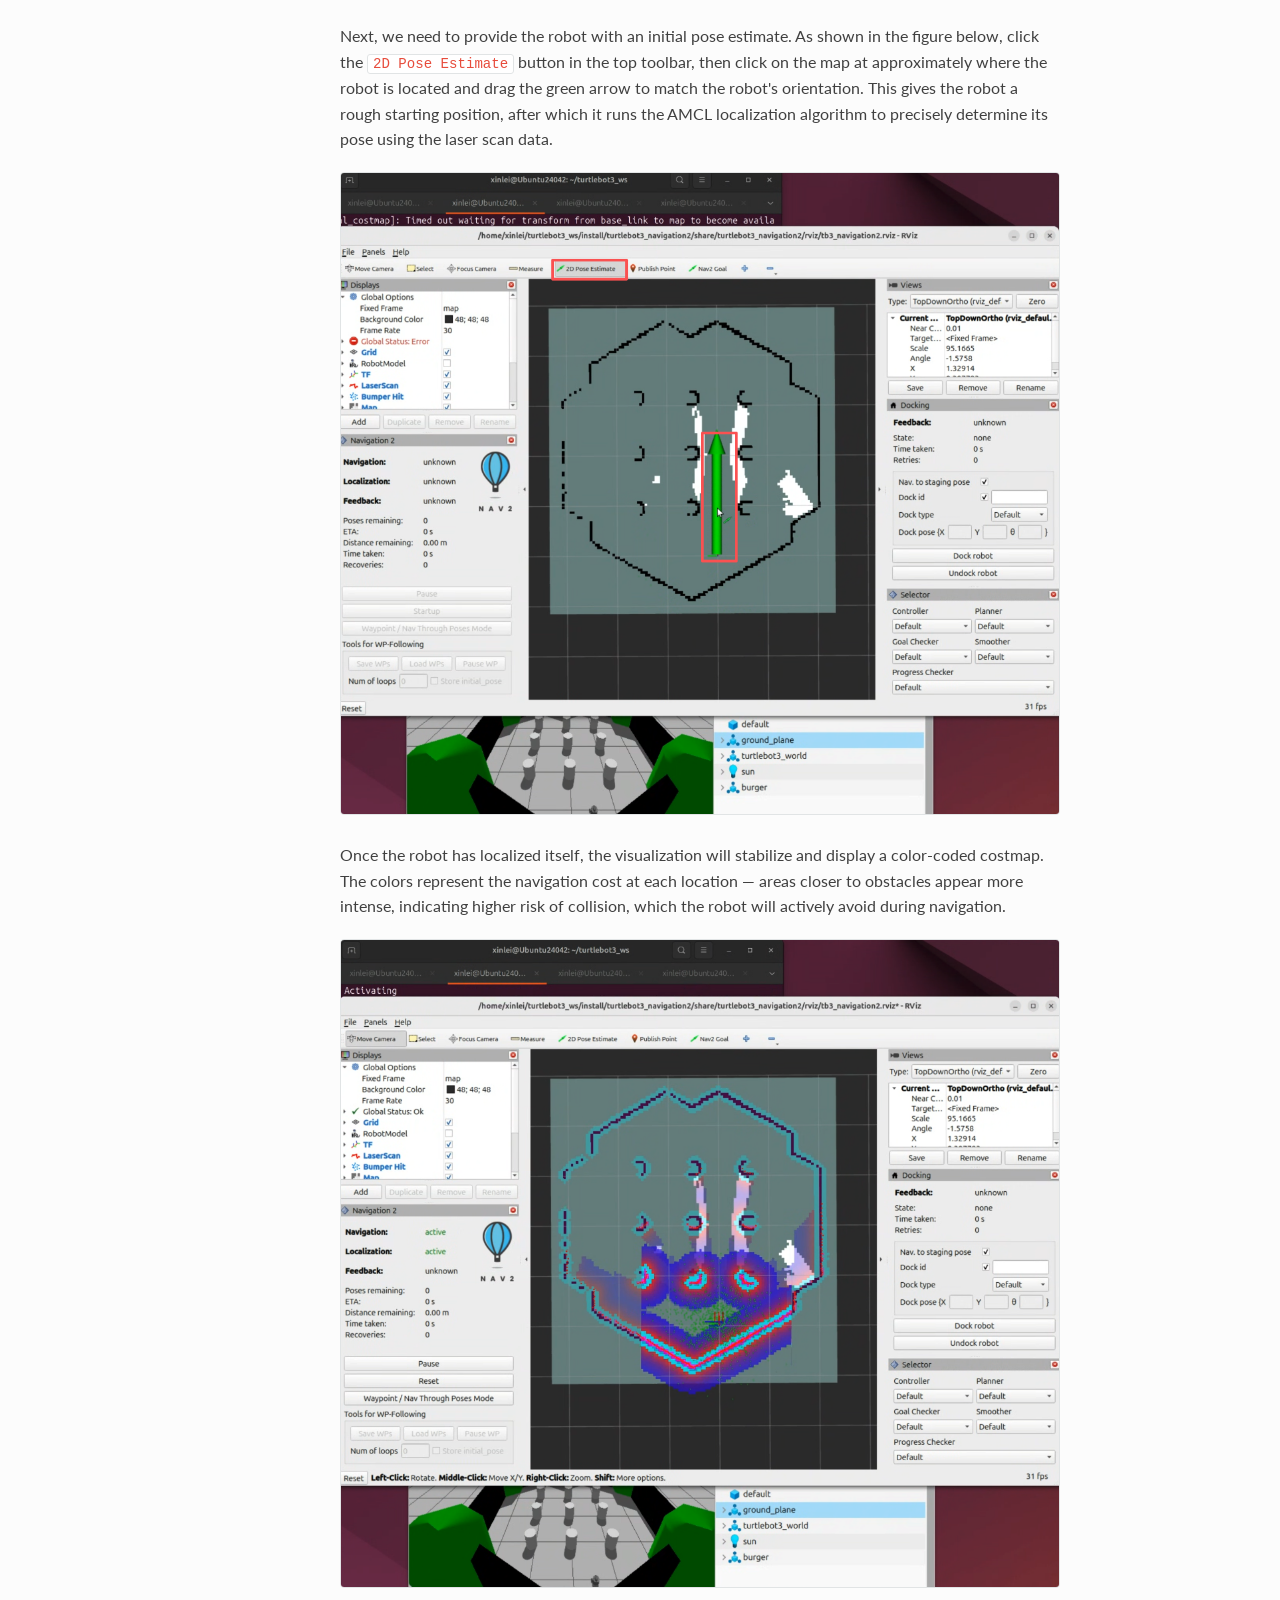
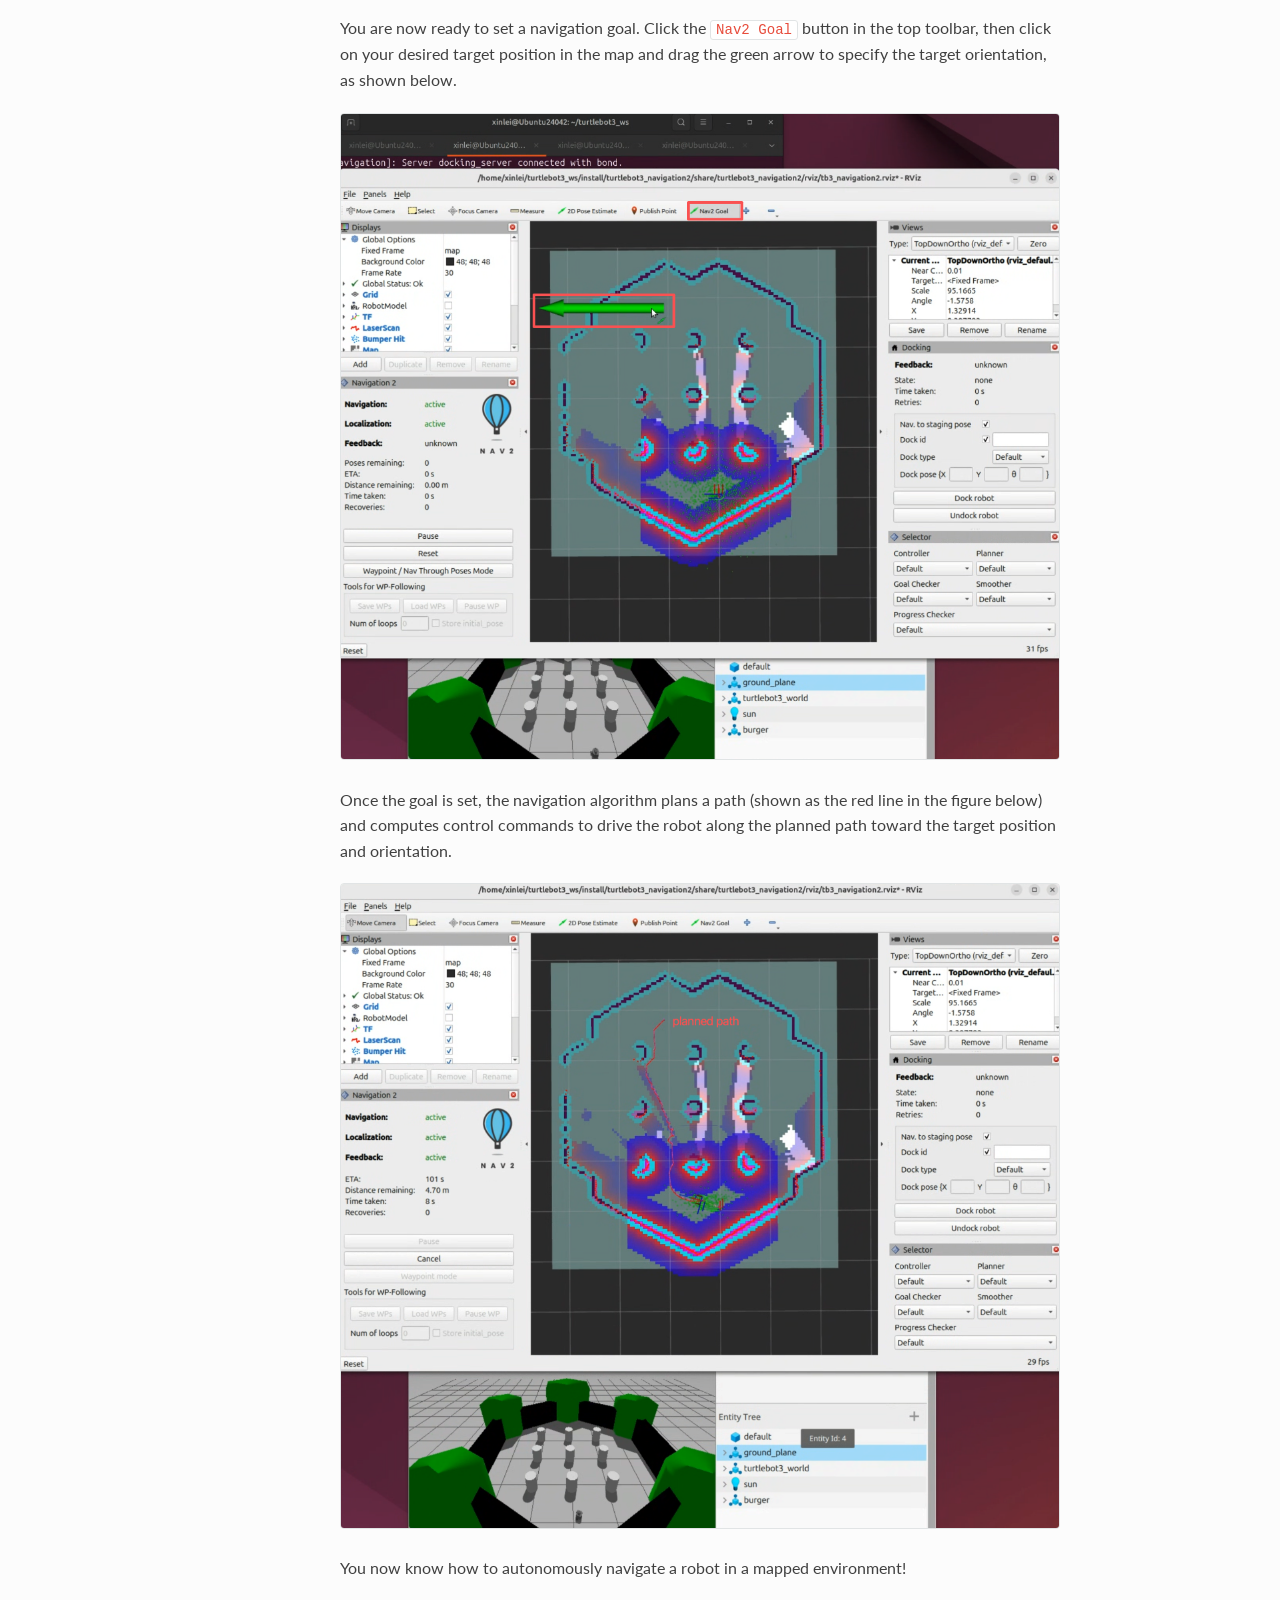
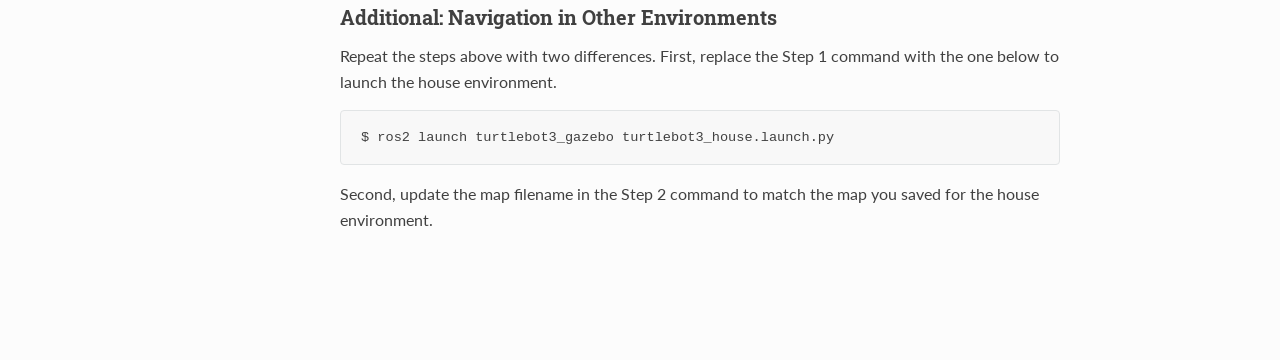
<file: navigation.html>
<!DOCTYPE html>
<html lang="en">
<head>
<meta charset="utf-8">
<meta name="viewport" content="width=device-width, initial-scale=1.0">
<title>Navigation — Tutorial to Robotic Simulation</title>
<link href="https://fonts.googleapis.com/css2?family=Lato:wght@400;700&family=Roboto+Slab:wght@400;700&display=swap" rel="stylesheet">
<link rel="stylesheet" href="style.css">
</head>
<body>

<button class="menu-toggle" id="menuToggle" aria-label="Toggle navigation">&#9776;</button>
<div class="overlay" id="overlay"></div>

<nav class="sidebar" id="sidebar">
  <div class="sidebar-header">
    <h1>Tutorial to Robotic Simulation</h1>
  </div>
  <div class="sidebar-nav">
    <a href="index.html">Installing the Virtual Machine</a>
    <a href="installing-ros2.html">Installing ROS2 Jazzy</a>
    <a href="gazebo.html">First Glance at Robotic Simulator</a>
    <a href="slam.html">SLAM</a>
    <a href="navigation.html" class="active">Navigation</a>
    <a href="unitree-go2.html">Unitree Go2 &amp; Teleoperating</a>
  </div>
</nav>

<div class="main">
  <h1 class="page-title">Navigation</h1>

  <div class="section">
    <div class="admonition">
      <div class="admonition-title">Note</div>
      <p>The following steps take approximately 30 minutes to complete.</p>
    </div>
    <p>
      Before proceeding, make sure you have completed the previous sections.
    </p>
    <p>The following steps are based on the official Turtlebot3 documentation at <a class="inline-link" href="https://emanual.robotis.com/docs/en/platform/turtlebot3/nav_simulation/" target="_blank">https://emanual.robotis.com/docs/en/platform/turtlebot3/nav_simulation/</a>. Refer to their website for more details.</p>
    <p>
      In the previous section, we built an environment map from laser scan data. With this map, the robot can localize itself. In this section, we will use that same map to enable autonomous navigation.
    </p>
    <h3>Step 1: Launch the Simulator</h3>
    <p>Open a terminal tab and run the command below to launch the simulator and spawn the mobile robot. You can substitute this with the house environment command from the previous section for additional practice, but for now please follow this guide first.</p>
    <div class="code-block-wrapper">
      <button class="copy-btn">Copy</button>
      <pre><code>$ ros2 launch turtlebot3_gazebo turtlebot3_world.launch.py</code></pre>
    </div>
    <h3>Step 2: Launch Autonomous Navigation</h3>
    <p>This time, instead of teleoperation, we will launch the autonomous navigation stack. Run the command below in a new terminal tab. If you saved your map with a different filename in the previous section, update <code>map.yaml</code> in the command accordingly.</p>
    <div class="code-block-wrapper">
      <button class="copy-btn">Copy</button>
      <pre><code>$ ros2 launch turtlebot3_navigation2 navigation2.launch.py use_sim_time:=True map:=$HOME/map.yaml</code></pre>
    </div>
    <p>This command launches the visualization tool again, as shown below. Notice that the displayed map may appear incomplete — the white areas indicate regions that were not fully explored during the SLAM step.</p>
    <div class="figure">
      <img src="Figures/nav1.png">
    </div>
    <p>Next, we need to provide the robot with an initial pose estimate. As shown in the figure below, click the <code>2D Pose Estimate</code> button in the top toolbar, then click on the map at approximately where the robot is located and drag the green arrow to match the robot's orientation. This gives the robot a rough starting position, after which it runs the AMCL localization algorithm to precisely determine its pose using the laser scan data.</p>
    <div class="figure">
      <img src="Figures/nav2.png">
    </div>
    <p>Once the robot has localized itself, the visualization will stabilize and display a color-coded costmap. The colors represent the navigation cost at each location — areas closer to obstacles appear more intense, indicating higher risk of collision, which the robot will actively avoid during navigation.</p>
    <div class="figure">
      <img src="Figures/nav3.png">
    </div>
    <p>You are now ready to set a navigation goal. Click the <code>Nav2 Goal</code> button in the top toolbar, then click on your desired target position in the map and drag the green arrow to specify the target orientation, as shown below.</p>
    <div class="figure">
      <img src="Figures/nav4.png">
    </div>
    <p>Once the goal is set, the navigation algorithm plans a path (shown as the red line in the figure below) and computes control commands to drive the robot along the planned path toward the target position and orientation.</p>
    <div class="figure">
      <img src="Figures/nav5.png">
    </div>
    <p>You now know how to autonomously navigate a robot in a mapped environment!</p>
    <h3>Additional: Navigation in Other Environments</h3>
    <p>Repeat the steps above with two differences. First, replace the Step 1 command with the one below to launch the house environment.</p>
    <div class="code-block-wrapper">
      <button class="copy-btn">Copy</button>
      <pre><code>$ ros2 launch turtlebot3_gazebo turtlebot3_house.launch.py</code></pre>
    </div>
    <p>Second, update the map filename in the Step 2 command to match the map you saved for the house environment.</p>
  </div>
</div>

<script src="script.js"></script>
</body>
</html>
</file>
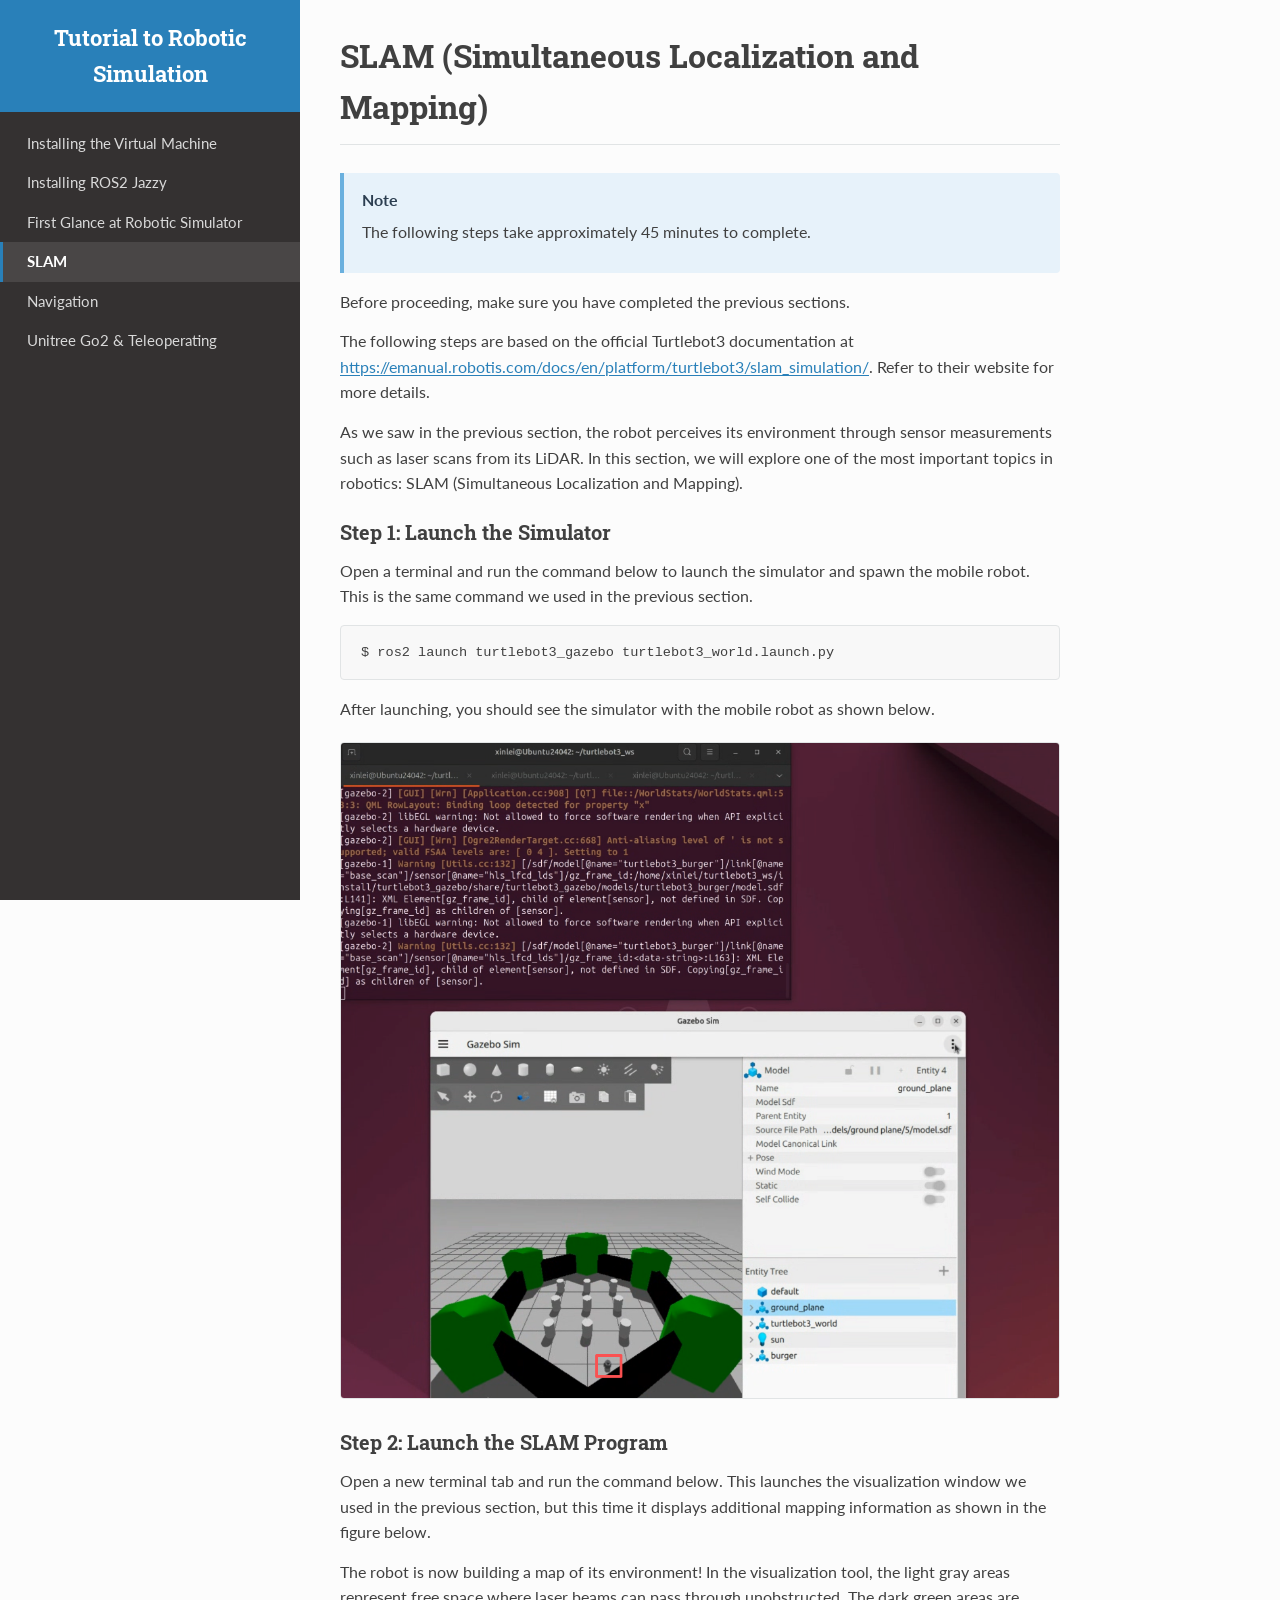
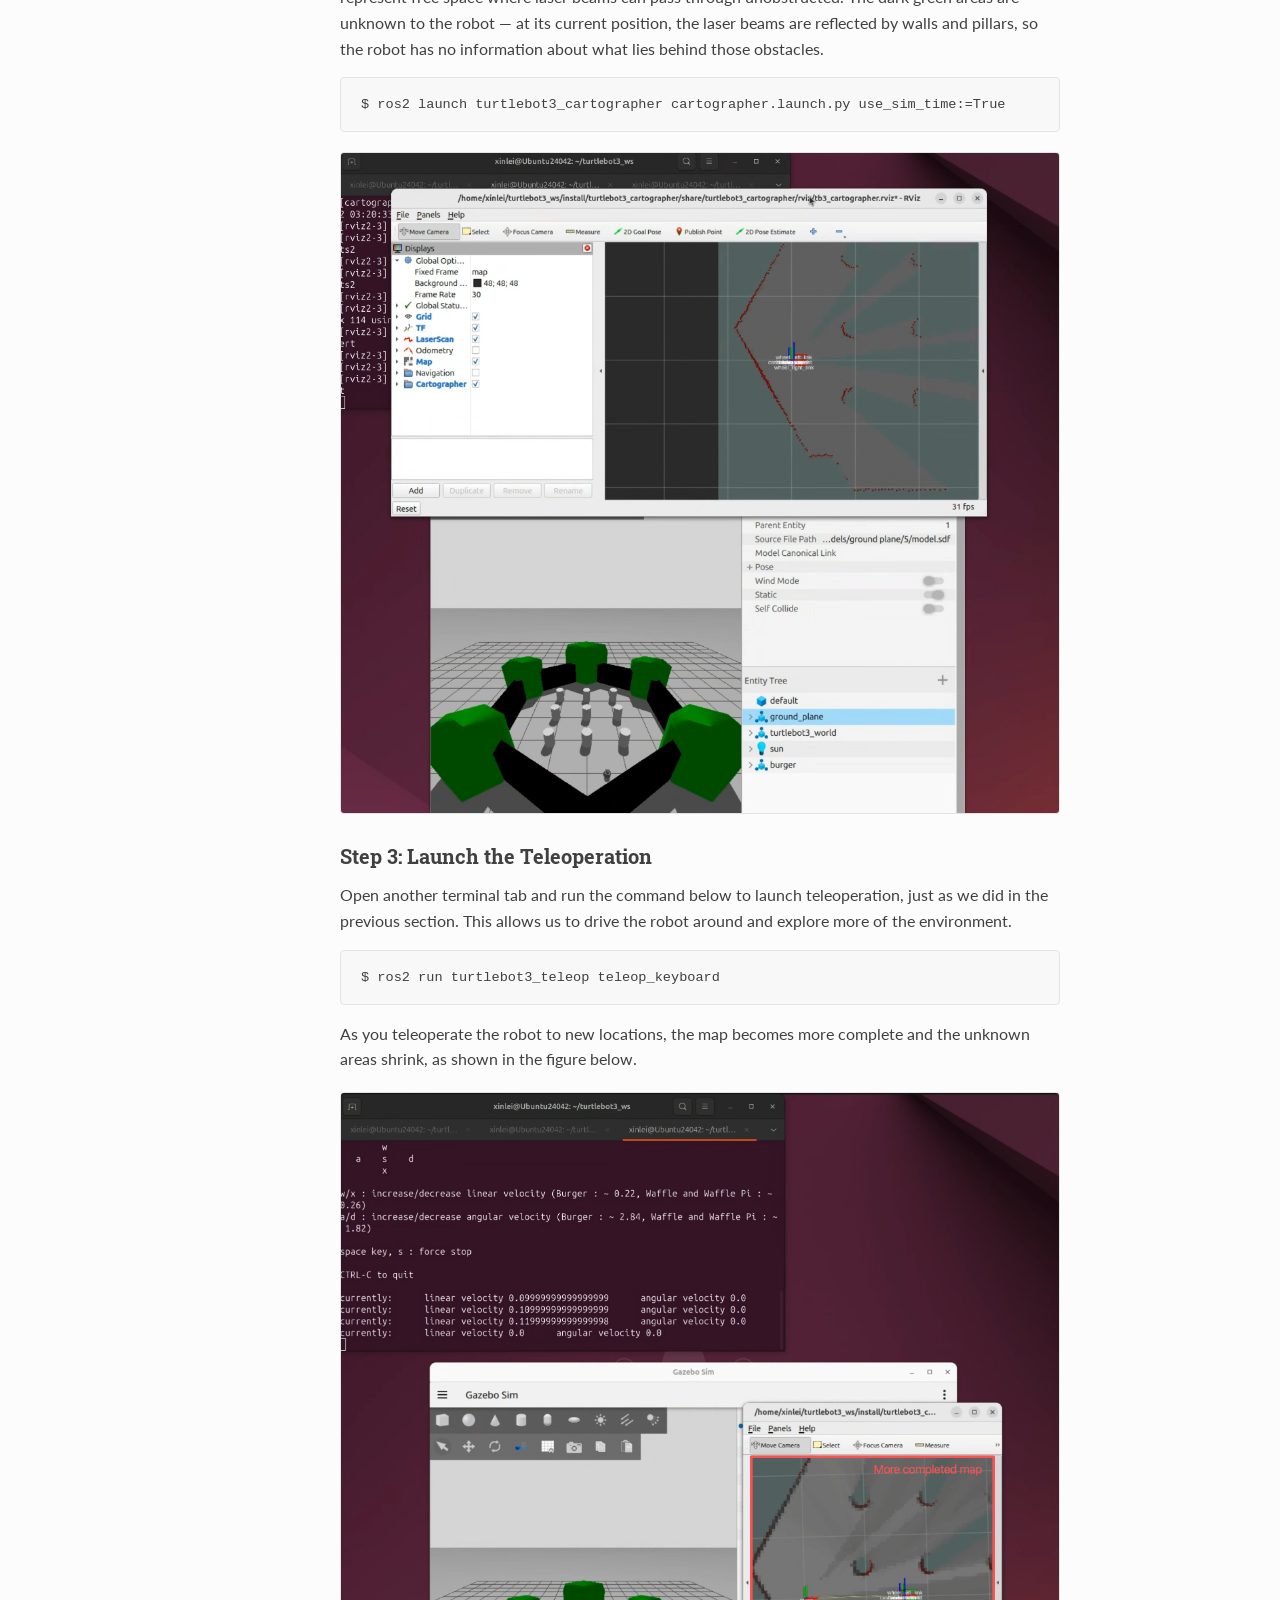
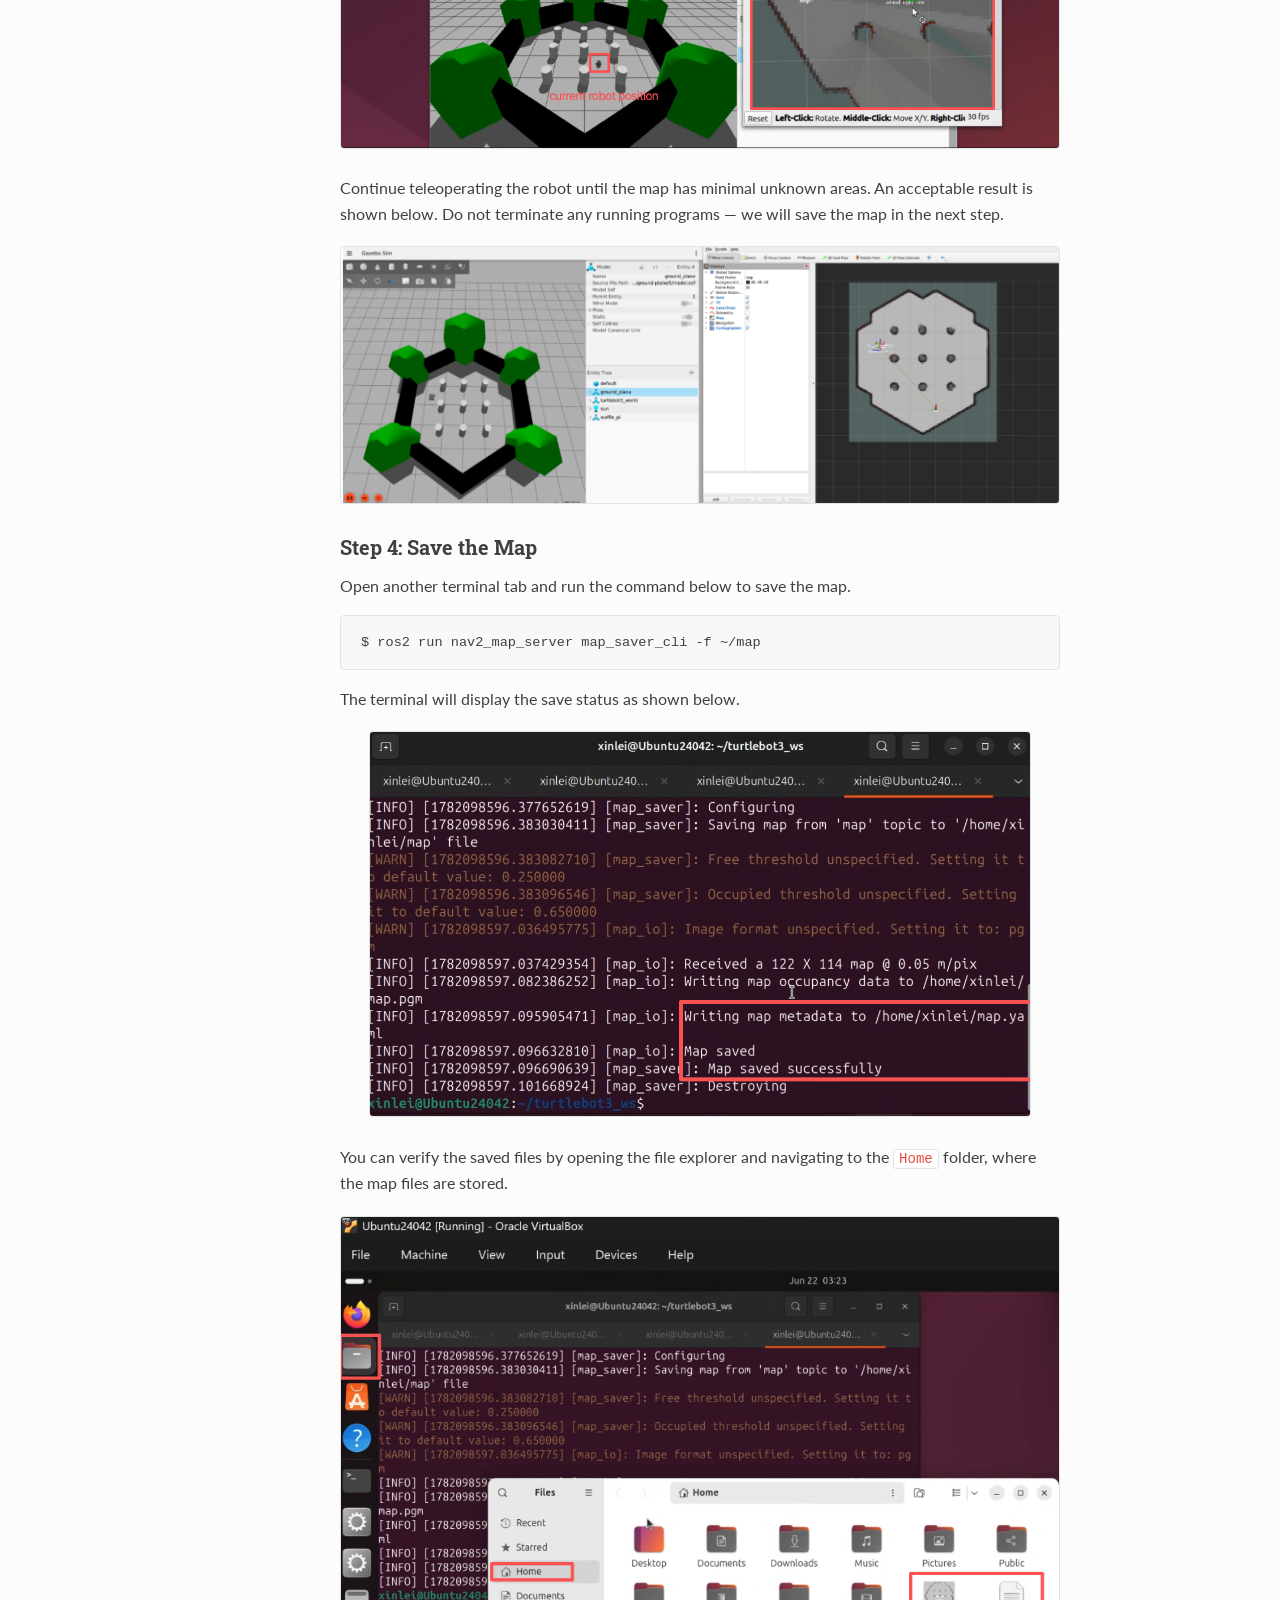
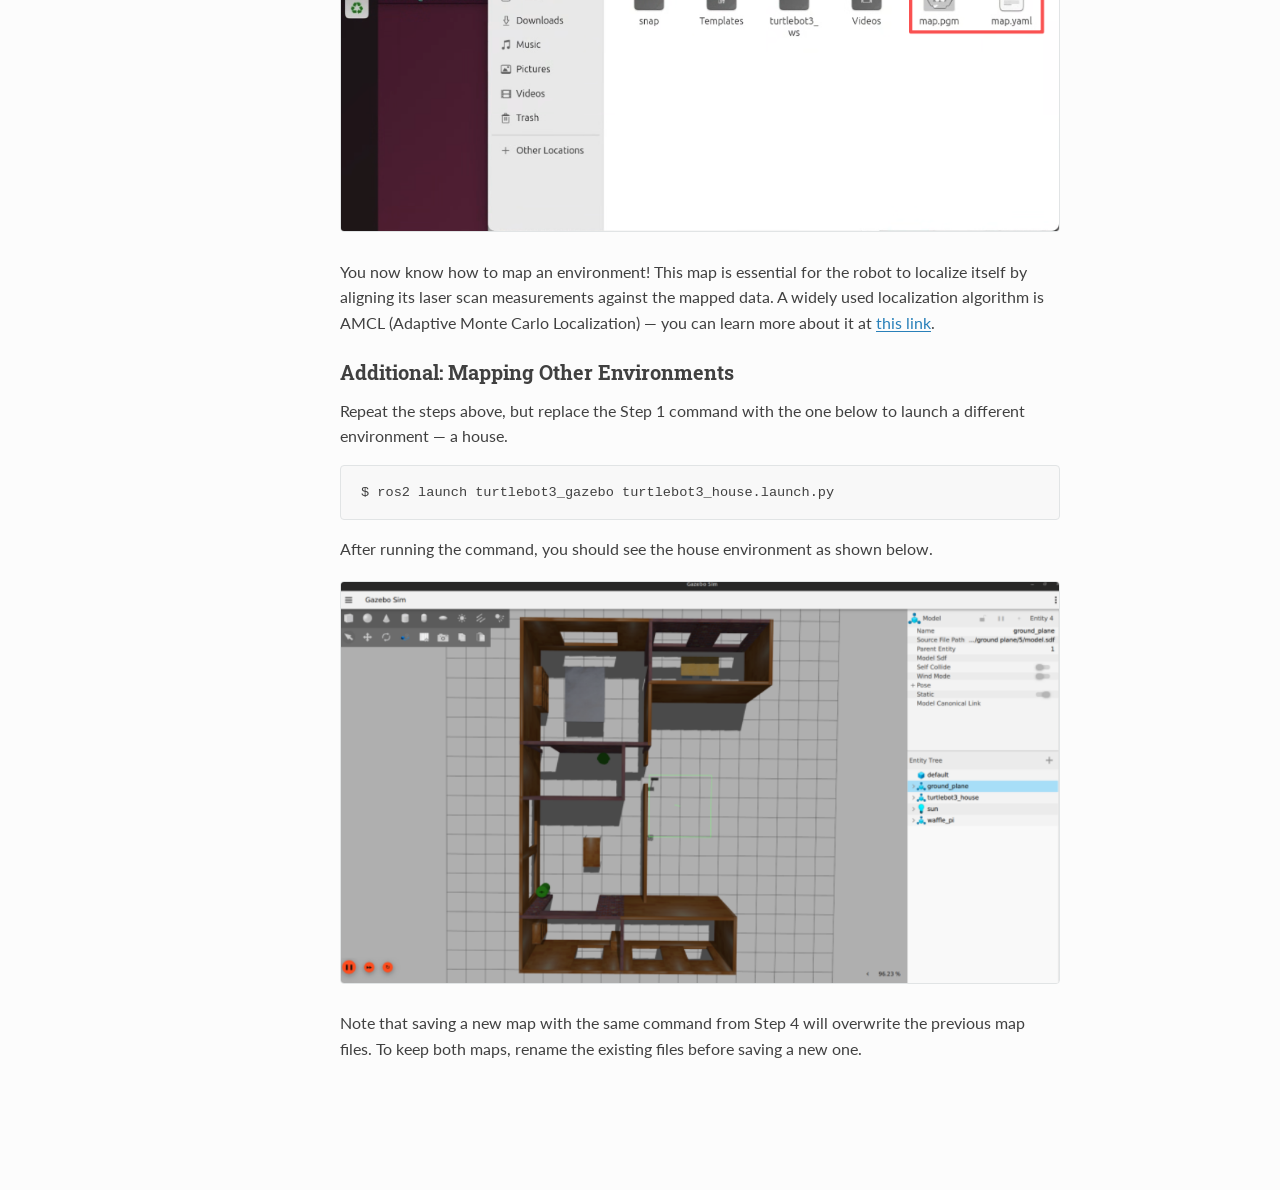
<file: slam.html>
<!DOCTYPE html>
<html lang="en">
<head>
<meta charset="utf-8">
<meta name="viewport" content="width=device-width, initial-scale=1.0">
<title>SLAM — Tutorial to Robotic Simulation</title>
<link href="https://fonts.googleapis.com/css2?family=Lato:wght@400;700&family=Roboto+Slab:wght@400;700&display=swap" rel="stylesheet">
<link rel="stylesheet" href="style.css">
</head>
<body>

<button class="menu-toggle" id="menuToggle" aria-label="Toggle navigation">&#9776;</button>
<div class="overlay" id="overlay"></div>

<nav class="sidebar" id="sidebar">
  <div class="sidebar-header">
    <h1>Tutorial to Robotic Simulation</h1>
  </div>
  <div class="sidebar-nav">
    <a href="index.html">Installing the Virtual Machine</a>
    <a href="installing-ros2.html">Installing ROS2 Jazzy</a>
    <a href="gazebo.html">First Glance at Robotic Simulator</a>
    <a href="slam.html" class="active">SLAM</a>
    <a href="navigation.html">Navigation</a>
    <a href="unitree-go2.html">Unitree Go2 &amp; Teleoperating</a>
  </div>
</nav>

<div class="main">
  <h1 class="page-title">SLAM (Simultaneous Localization and Mapping)</h1>

  <div class="section">
    <div class="admonition">
      <div class="admonition-title">Note</div>
      <p>The following steps take approximately 45 minutes to complete.</p>
    </div>  
    <p>
      Before proceeding, make sure you have completed the previous sections.
    </p>
    <p>The following steps are based on the official Turtlebot3 documentation at <a class="inline-link" href="https://emanual.robotis.com/docs/en/platform/turtlebot3/slam_simulation/" target="_blank">https://emanual.robotis.com/docs/en/platform/turtlebot3/slam_simulation/</a>. Refer to their website for more details.</p>
    <p>As we saw in the previous section, the robot perceives its environment through sensor measurements such as laser scans from its LiDAR. In this section, we will explore one of the most important topics in robotics: SLAM (Simultaneous Localization and Mapping).</p>
    <h3>Step 1: Launch the Simulator</h3>
    <p>Open a terminal and run the command below to launch the simulator and spawn the mobile robot. This is the same command we used in the previous section.</p>
    <div class="code-block-wrapper">
      <button class="copy-btn">Copy</button>
      <pre><code>$ ros2 launch turtlebot3_gazebo turtlebot3_world.launch.py</code></pre>
    </div>
    <p>After launching, you should see the simulator with the mobile robot as shown below.</p>
    <div class="figure">
      <img src="Figures/slam1.png">
    </div>
    <h3>Step 2: Launch the SLAM Program</h3>
    <p>Open a new terminal tab and run the command below. This launches the visualization window we used in the previous section, but this time it displays additional mapping information as shown in the figure below.</p>
    <p>The robot is now building a map of its environment! In the visualization tool, the light gray areas represent free space where laser beams can pass through unobstructed. The dark green areas are unknown to the robot — at its current position, the laser beams are reflected by walls and pillars, so the robot has no information about what lies behind those obstacles.</p>
    <div class="code-block-wrapper">
      <button class="copy-btn">Copy</button>
      <pre><code>$ ros2 launch turtlebot3_cartographer cartographer.launch.py use_sim_time:=True</code></pre>
    </div>
    <div class="figure">
      <img src="Figures/slam2.png">
    </div>
    <h3>Step 3: Launch the Teleoperation</h3>
    <p>Open another terminal tab and run the command below to launch teleoperation, just as we did in the previous section. This allows us to drive the robot around and explore more of the environment.</p>
    <div class="code-block-wrapper">
      <button class="copy-btn">Copy</button>
      <pre><code>$ ros2 run turtlebot3_teleop teleop_keyboard</code></pre>
    </div>
    <p>As you teleoperate the robot to new locations, the map becomes more complete and the unknown areas shrink, as shown in the figure below.</p>
    <div class="figure">
      <img src="Figures/slam3.png">
    </div>
    <p>Continue teleoperating the robot until the map has minimal unknown areas. An acceptable result is shown below. Do not terminate any running programs — we will save the map in the next step.</p>
    <div class="figure">
      <img src="Figures/slam4.png">
    </div>
    <h3>Step 4: Save the Map</h3>
    <p>Open another terminal tab and run the command below to save the map.</p>
    <div class="code-block-wrapper">
      <button class="copy-btn">Copy</button>
      <pre><code>$ ros2 run nav2_map_server map_saver_cli -f ~/map</code></pre>
    </div>
    <p>The terminal will display the save status as shown below.</p>
    <div class="figure">
      <img src="Figures/slam5.png">
    </div>
    <p>You can verify the saved files by opening the file explorer and navigating to the <code>Home</code> folder, where the map files are stored.</p>
    <div class="figure">
      <img src="Figures/slam6.png">
    </div>
    <p>You now know how to map an environment! This map is essential for the robot to localize itself by aligning its laser scan measurements against the mapped data. A widely used localization algorithm is AMCL (Adaptive Monte Carlo Localization) — you can learn more about it at <a class="inline-link" href="https://www.yahboom.net/public/upload/upload-html/1722937503/7.%20AMCL%20Adaptive%20Monte%20Carlo%20Localization.html" target="_blank">this link</a>.</p>
    <h3>Additional: Mapping Other Environments</h3>
    <p>Repeat the steps above, but replace the Step 1 command with the one below to launch a different environment — a house.</p>
    <div class="code-block-wrapper">
      <button class="copy-btn">Copy</button>
      <pre><code>$ ros2 launch turtlebot3_gazebo turtlebot3_house.launch.py</code></pre>
    </div>
    <p>After running the command, you should see the house environment as shown below.</p>
    <div class="figure">
      <img src="Figures/slam7.png">
    </div>
    <p>Note that saving a new map with the same command from Step 4 will overwrite the previous map files. To keep both maps, rename the existing files before saving a new one.</p>
  </div>
</div>

<script src="script.js"></script>
</body>
</html>
</file>
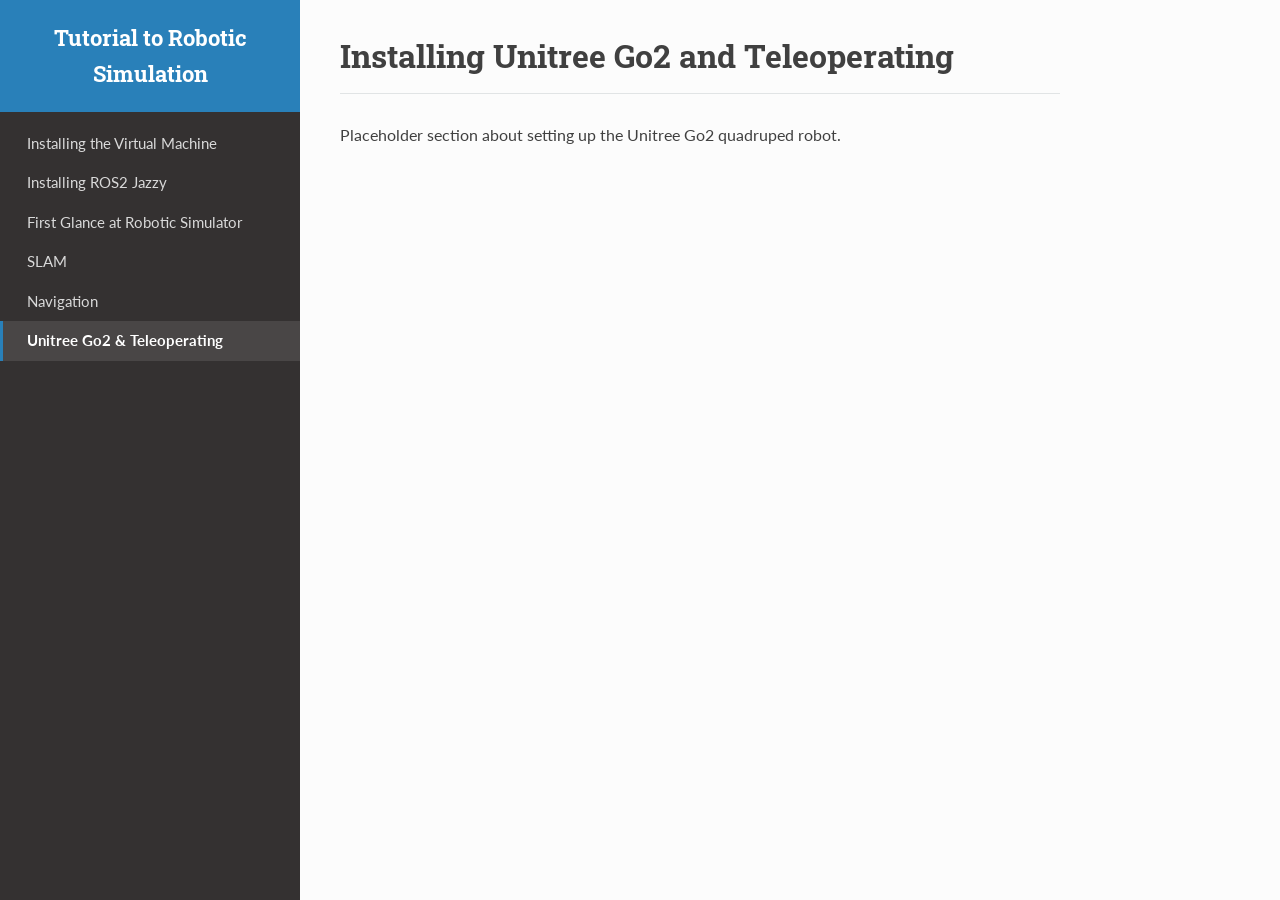
<file: unitree-go2.html>
<!DOCTYPE html>
<html lang="en">
<head>
<meta charset="utf-8">
<meta name="viewport" content="width=device-width, initial-scale=1.0">
<title>Unitree Go2 &amp; Teleoperating — Tutorial to Robotic Simulation</title>
<link href="https://fonts.googleapis.com/css2?family=Lato:wght@400;700&family=Roboto+Slab:wght@400;700&display=swap" rel="stylesheet">
<link rel="stylesheet" href="style.css">
</head>
<body>

<button class="menu-toggle" id="menuToggle" aria-label="Toggle navigation">&#9776;</button>
<div class="overlay" id="overlay"></div>

<nav class="sidebar" id="sidebar">
  <div class="sidebar-header">
    <h1>Tutorial to Robotic Simulation</h1>
  </div>
  <div class="sidebar-nav">
    <a href="index.html">Installing the Virtual Machine</a>
    <a href="installing-ros2.html">Installing ROS2 Jazzy</a>
    <a href="gazebo.html">First Glance at Robotic Simulator</a>
    <a href="slam.html">SLAM</a>
    <a href="navigation.html">Navigation</a>
    <a href="unitree-go2.html" class="active">Unitree Go2 &amp; Teleoperating</a>
  </div>
</nav>

<div class="main">
  <h1 class="page-title">Installing Unitree Go2 and Teleoperating</h1>

  <div class="section">
    <p>
      Placeholder section about setting up the Unitree Go2 quadruped robot.
    </p>
  </div>
</div>

<script src="script.js"></script>
</body>
</html>
</file>
<file: style.css>
/* ── Reset ── */
*, *::before, *::after { box-sizing: border-box; margin: 0; padding: 0; }

/* ── Root variables ── */
:root {
  --sidebar-width: 300px;
  --sidebar-bg: #343131;
  --nav-header-bg: #2980b9;
  --content-bg: #fcfcfc;
  --text-color: #404040;
  --heading-color: #404040;
  --link-color: #2980b9;
  --link-hover: #3091d1;
  --inline-code-color: #e74c3c;
  --code-bg: #f8f8f8;
  --code-border: #e1e4e5;
  --highlight-bg: #f1c40f;
  --highlight-text: #000;
  --admonition-bg: #e7f2fa;
  --admonition-border: #6ab0de;
  --tab-active: #2980b9;
  --tab-inactive-bg: #e0e0e0;
  --font-body: 'Lato', sans-serif;
  --font-heading: 'Roboto Slab', serif;
}

body {
  font-family: var(--font-body);
  font-size: 16px;
  line-height: 1.6;
  color: var(--text-color);
  background: var(--content-bg);
}

/* ── Sidebar ── */
.sidebar {
  position: fixed;
  top: 0;
  left: 0;
  width: var(--sidebar-width);
  height: 100vh;
  background: var(--sidebar-bg);
  overflow-y: auto;
  z-index: 100;
  transition: transform 0.3s ease;
}
.sidebar-header {
  background: var(--nav-header-bg);
  padding: 20px;
  text-align: center;
}
.sidebar-header h1 {
  font-family: var(--font-heading);
  font-size: 1.4em;
  color: #fff;
  margin: 0;
}
.sidebar-header p {
  color: rgba(255,255,255,0.7);
  font-size: 0.85em;
  margin-top: 4px;
}
.sidebar-nav {
  padding: 12px 0;
}
.sidebar-nav a {
  display: block;
  padding: 8px 24px;
  color: #d9d9d9;
  text-decoration: none;
  font-size: 0.92em;
  border-left: 3px solid transparent;
  transition: background 0.15s, border-color 0.15s;
}
.sidebar-nav a:hover {
  background: rgba(255,255,255,0.05);
  color: #fff;
}
.sidebar-nav a.active {
  background: rgba(255,255,255,0.1);
  border-left-color: var(--nav-header-bg);
  color: #fff;
  font-weight: 700;
}

/* ── Mobile hamburger ── */
.menu-toggle {
  display: none;
  position: fixed;
  top: 12px;
  left: 12px;
  z-index: 200;
  background: var(--nav-header-bg);
  color: #fff;
  border: none;
  border-radius: 4px;
  padding: 8px 12px;
  font-size: 1.2em;
  cursor: pointer;
}
.overlay {
  display: none;
  position: fixed;
  inset: 0;
  background: rgba(0,0,0,0.5);
  z-index: 90;
}

/* ── Main content ── */
.main {
  margin-left: var(--sidebar-width);
  max-width: 800px;
  padding: 30px 40px 80px;
}
.main > .page-title {
  font-family: var(--font-heading);
  font-size: 2em;
  color: var(--heading-color);
  border-bottom: 1px solid #e1e4e5;
  padding-bottom: 12px;
  margin-bottom: 28px;
}

/* ── Section ── */
.section {
  margin-bottom: 48px;
}
.section h2 {
  font-family: var(--font-heading);
  font-size: 1.6em;
  color: var(--heading-color);
  border-bottom: 1px solid #e1e4e5;
  padding-bottom: 8px;
  margin-bottom: 16px;
}
.section h3 {
  font-family: var(--font-heading);
  font-size: 1.25em;
  color: var(--heading-color);
  margin: 20px 0 10px;
}
.section p {
  margin-bottom: 14px;
}

/* ── Inline code ── */
code {
  background: #fff;
  border: 1px solid var(--code-border);
  border-radius: 3px;
  padding: 1px 5px;
  font-size: 0.88em;
  color: var(--inline-code-color);
  font-family: 'SFMono-Regular', Consolas, 'Liberation Mono', Menlo, monospace;
}

/* ── Inline highlight ── */
.highlight-text {
  background: var(--highlight-bg);
  color: var(--highlight-text);
  padding: 1px 6px;
  border-radius: 3px;
  font-weight: 700;
}

/* ── Code block ── */
.code-block-wrapper {
  position: relative;
  margin: 16px 0;
}
.code-block-wrapper pre {
  background: var(--code-bg);
  border: 1px solid var(--code-border);
  border-radius: 4px;
  padding: 16px 20px;
  overflow-x: auto;
  font-family: 'SFMono-Regular', Consolas, 'Liberation Mono', Menlo, monospace;
  font-size: 0.85em;
  line-height: 1.55;
  color: var(--text-color);
}
.code-block-wrapper pre code {
  background: none;
  border: none;
  padding: 0;
  color: inherit;
  font-size: inherit;
}
.copy-btn {
  position: absolute;
  top: 8px;
  right: 8px;
  background: #e1e4e5;
  border: none;
  border-radius: 3px;
  padding: 4px 10px;
  font-size: 0.78em;
  color: #555;
  cursor: pointer;
  opacity: 0;
  transition: opacity 0.2s;
}
.code-block-wrapper:hover .copy-btn {
  opacity: 1;
}
.copy-btn:hover {
  background: #d1d4d5;
}
.copy-btn.copied {
  background: #27ae60;
  color: #fff;
}

/* ── Tabs ── */
.tabs {
  margin: 16px 0;
}
.tab-buttons {
  display: flex;
  border-bottom: 2px solid #e1e4e5;
  margin-bottom: 0;
}
.tab-btn {
  padding: 10px 20px;
  border: none;
  background: none;
  font-family: var(--font-body);
  font-size: 0.95em;
  color: #666;
  cursor: pointer;
  border-bottom: 3px solid transparent;
  margin-bottom: -2px;
  transition: color 0.15s, border-color 0.15s;
}
.tab-btn:hover {
  color: var(--text-color);
}
.tab-btn.active {
  color: var(--tab-active);
  border-bottom-color: var(--tab-active);
  font-weight: 700;
}
.tab-content {
  display: none;
  border: 1px solid #e1e4e5;
  border-top: none;
  padding: 20px;
  background: #fff;
  border-radius: 0 0 4px 4px;
}
.tab-content.active {
  display: block;
}

/* ── Admonition / Note ── */
.admonition {
  background: var(--admonition-bg);
  border-left: 4px solid var(--admonition-border);
  padding: 14px 18px;
  margin: 16px 0;
  border-radius: 0 4px 4px 0;
}
.admonition .admonition-title {
  font-weight: 700;
  margin-bottom: 6px;
  color: #2c3e50;
}

/* ── Links ── */
a {
  color: var(--link-color);
  text-decoration: none;
}
a:hover {
  color: var(--link-hover);
  text-decoration: underline;
}

/* ── Inline link (clickable reference) ── */
a.inline-link {
  color: var(--link-color);
  text-decoration: underline;
  text-underline-offset: 2px;
}
a.inline-link:hover {
  color: var(--link-hover);
}

/* ── Figure block ── */
.figure {
  margin: 20px 0;
  text-align: center;
}
.figure img {
  max-width: 100%;
  height: auto;
  border: 1px solid var(--code-border);
  border-radius: 4px;
}
.figure .caption {
  margin-top: 8px;
  font-size: 0.9em;
  color: #666;
  font-style: italic;
}

/* ── Lists ── */
.section ul, .section ol {
  margin: 0 0 14px 24px;
}
.section li {
  margin-bottom: 6px;
}

/* ── Responsive ── */
@media (max-width: 768px) {
  .sidebar {
    transform: translateX(-100%);
  }
  .sidebar.open {
    transform: translateX(0);
  }
  .main {
    margin-left: 0;
    padding: 60px 20px 60px;
  }
  .menu-toggle {
    display: block;
  }
  .overlay.open {
    display: block;
  }
}
</file>
